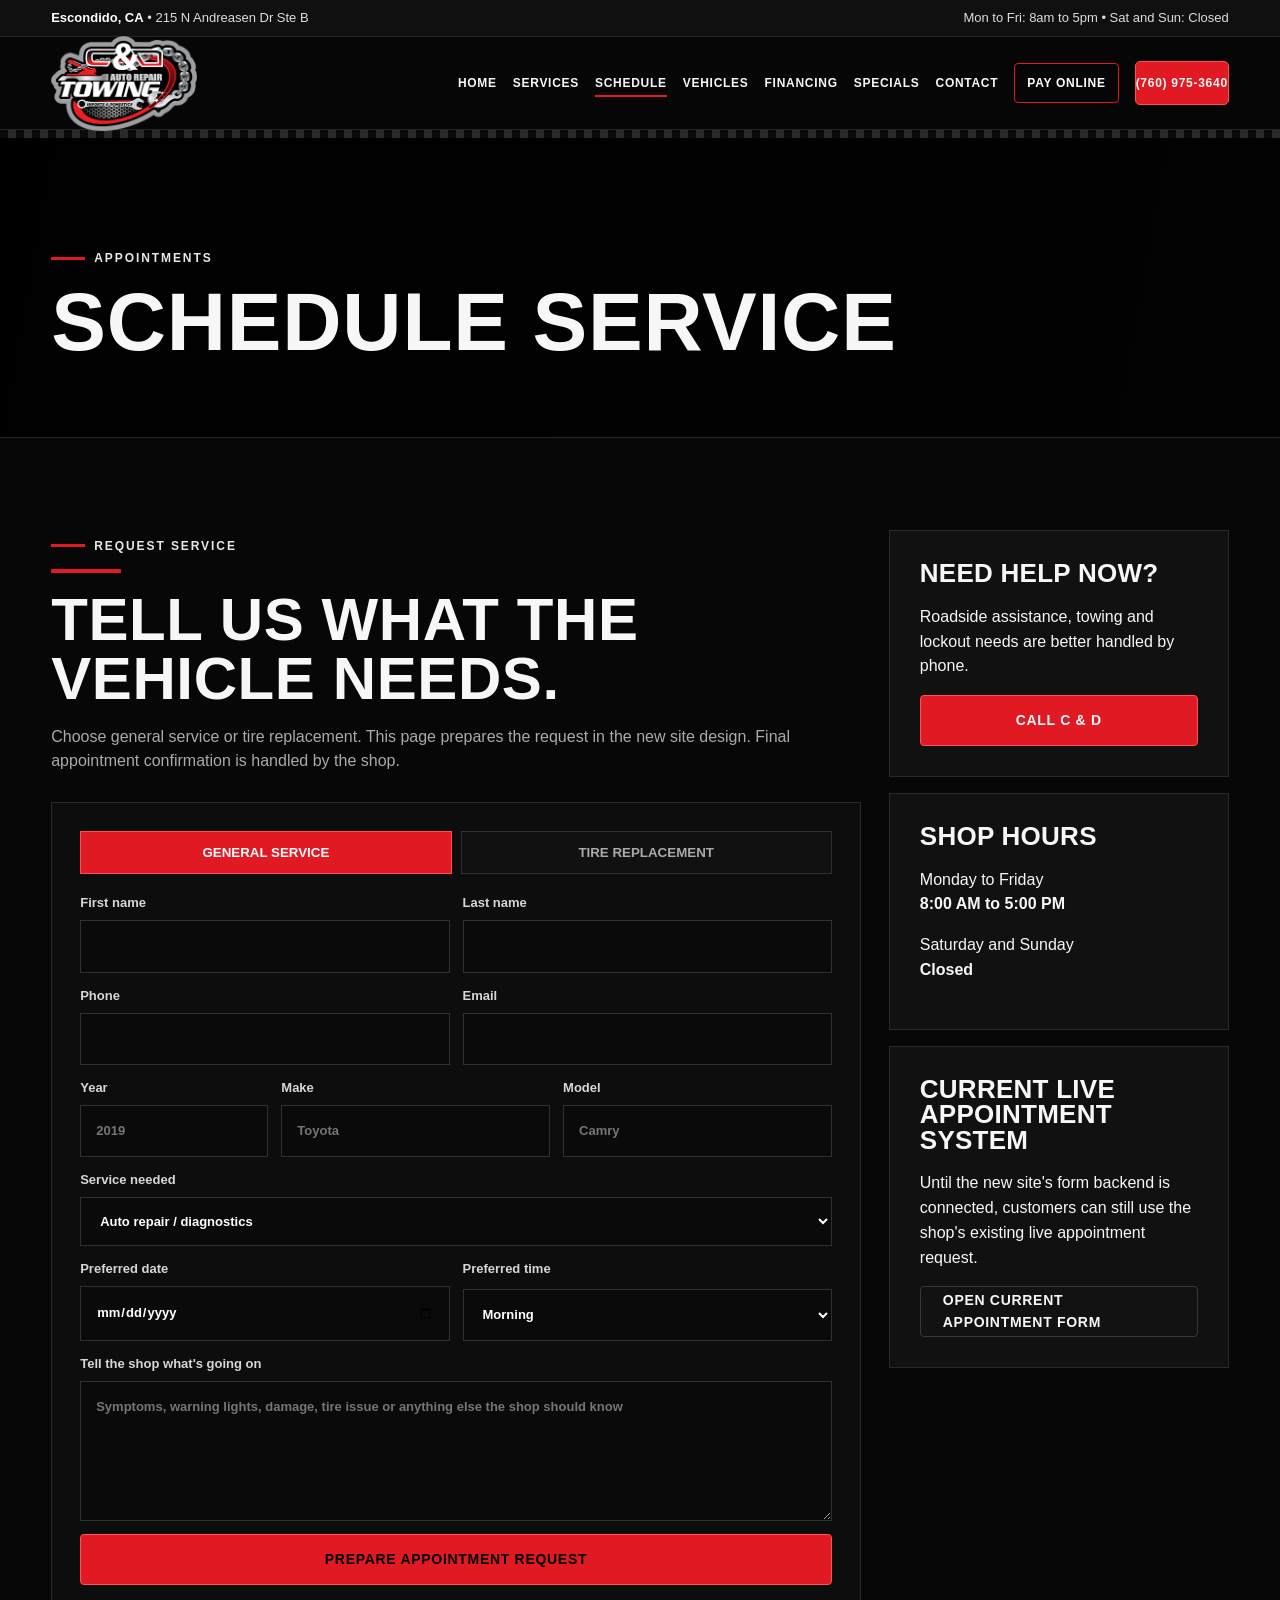
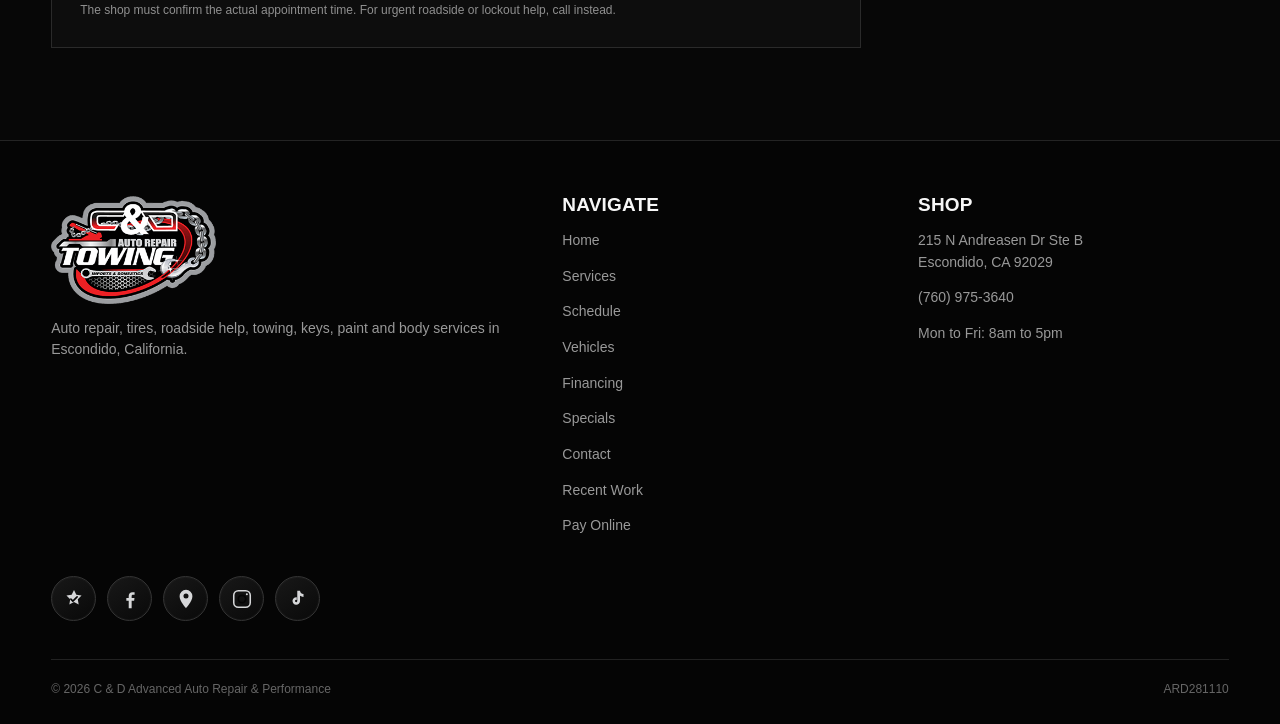
<file: appointments.html>
<!DOCTYPE html>
<html lang="en"><head><meta charset="utf-8"/><meta content="width=device-width, initial-scale=1, viewport-fit=cover" name="viewport"/><title>Schedule Auto Repair &amp; Tire Service in Escondido | C &amp; D</title><meta content="Request an appointment with C &amp; D in Escondido for auto repair, diagnostics, maintenance, tire replacement, brakes, AC, electrical, transmission or paint and body service." name="description"/><meta content="index, follow, max-image-preview:large, max-snippet:-1, max-video-preview:-1" name="robots"/><meta content="#070707" name="theme-color"/><link href="assets/styles.css" rel="stylesheet"/><meta content="website" property="og:type"/><meta content="Schedule Auto Repair &amp; Tire Service in Escondido | C &amp; D" property="og:title"/><meta content="Request an appointment with C &amp; D in Escondido for auto repair, diagnostics, maintenance, tire replacement, brakes, AC, electrical, transmission or paint and body service." property="og:description"/><meta content="https://canddadvancedautorepair.com/assets/logo.webp" property="og:image"/><meta content="telephone=yes" name="format-detection"/><meta content="US-CA" name="geo.region"/><meta content="Escondido" name="geo.placename"/><meta content="33.1192747;-117.1096226" name="geo.position"/><meta content="33.1192747, -117.1096226" name="ICBM"/><link href="https://canddadvancedautorepair.com/appointments.html" rel="canonical"/><link href="https://canddadvancedautorepair.com/appointments.html" hreflang="en-us" rel="alternate"/><meta content="C &amp; D Advanced Auto Repair &amp; Performance" property="og:site_name"/><meta content="en_US" property="og:locale"/><meta content="https://canddadvancedautorepair.com/appointments.html" property="og:url"/><meta content="C &amp; D Advanced Auto Repair &amp; Towing logo" property="og:image:alt"/><meta content="summary_large_image" name="twitter:card"/><meta content="Schedule Auto Repair &amp; Tire Service in Escondido | C &amp; D" name="twitter:title"/><meta content="Request an appointment with C &amp; D in Escondido for auto repair, diagnostics, maintenance, tire replacement, brakes, AC, electrical, transmission or paint and body service." name="twitter:description"/><meta content="https://canddadvancedautorepair.com/assets/logo.webp" name="twitter:image"/><script type="application/ld+json">{"@context":"https://schema.org","@graph":[{"@type":["AutoRepair","AutomotiveBusiness"],"@id":"https://canddadvancedautorepair.com/#business","name":"C & D Advanced Auto Repair & Performance","alternateName":"C & D Auto Repair & Towing","url":"https://canddadvancedautorepair.com/","telephone":"+1-760-975-3640","image":"https://canddadvancedautorepair.com/assets/logo.webp","logo":"https://canddadvancedautorepair.com/assets/logo.webp","priceRange":"$$","address":{"@type":"PostalAddress","streetAddress":"215 N Andreasen Dr Ste B","addressLocality":"Escondido","addressRegion":"CA","postalCode":"92029","addressCountry":"US"},"geo":{"@type":"GeoCoordinates","latitude":33.1192747,"longitude":-117.1096226},"areaServed":{"@type":"City","name":"Escondido","containedInPlace":{"@type":"State","name":"California"}},"openingHoursSpecification":[{"@type":"OpeningHoursSpecification","dayOfWeek":["Monday","Tuesday","Wednesday","Thursday","Friday"],"opens":"08:00","closes":"17:00"}],"sameAs":["https://www.surecritic.com/reviews/c-and-d-advanced-auto-repair-and-performance","https://www.facebook.com/cndautorepair","https://www.instagram.com/CNDTOWLIFE","https://www.tiktok.com/@cndtowlife"],"paymentAccepted":["Visa","Mastercard","Discover","American Express"],"currenciesAccepted":"USD","hasOfferCatalog":{"@type":"OfferCatalog","name":"Automotive Services","itemListElement":[{"@type":"Offer","itemOffered":{"@type":"Service","name":"Auto Repair","serviceType":"Auto repair and diagnostics"}},{"@type":"Offer","itemOffered":{"@type":"Service","name":"Tire Service","serviceType":"Tire replacement, repair, rotation, balancing and TPMS service"}},{"@type":"Offer","itemOffered":{"@type":"Service","name":"Towing and Roadside Assistance","serviceType":"Local towing and roadside assistance"}},{"@type":"Offer","itemOffered":{"@type":"Service","name":"Vehicle Lockout and Key Help","serviceType":"Automotive lockout and key related service"}},{"@type":"Offer","itemOffered":{"@type":"Service","name":"Paint and Body Work","serviceType":"Automotive paint and body service"}}]}},{"@type":"WebSite","@id":"https://canddadvancedautorepair.com/#website","url":"https://canddadvancedautorepair.com/","name":"C & D Advanced Auto Repair & Performance","publisher":{"@id":"https://canddadvancedautorepair.com/#business"},"inLanguage":"en-US"},{"@type":"WebPage","@id":"https://canddadvancedautorepair.com/appointments.html#webpage","url":"https://canddadvancedautorepair.com/appointments.html","name":"Schedule Auto Repair or Tire Service","description":"Request an appointment with C & D in Escondido for auto repair, diagnostics, maintenance, tire replacement, brakes, AC, electrical, transmission or paint and body service.","isPartOf":{"@id":"https://canddadvancedautorepair.com/#website"},"about":{"@id":"https://canddadvancedautorepair.com/#business"},"inLanguage":"en-US"},{"@type":"BreadcrumbList","@id":"https://canddadvancedautorepair.com/appointments.html#breadcrumb","itemListElement":[{"@type":"ListItem","position":1,"name":"Home","item":"https://canddadvancedautorepair.com/"},{"@type":"ListItem","position":2,"name":"Schedule Auto Repair or Tire Service","item":"https://canddadvancedautorepair.com/appointments.html"}]}]}</script></head><body><div class="topbar"><div class="wrap"><div><strong>Escondido, CA</strong> • 215 N Andreasen Dr Ste B</div><div>Mon to Fri: 8am to 5pm • Sat and Sun: Closed</div></div></div><header class="header"><div class="wrap nav"><a aria-label="C &amp; D Advanced Auto Repair home" class="brand" href="index.html"><img alt="C &amp; D Advanced Auto Repair &amp; Towing logo" decoding="async" height="195" src="assets/logo.webp" width="300"/></a><button aria-controls="site-navigation" aria-expanded="false" aria-label="Open menu" class="menu" type="button">☰</button><nav aria-label="Primary navigation" class="links" id="site-navigation"><a href="index.html">Home</a><a href="services.html">Services</a><a aria-current="page" class="active" href="appointments.html">Schedule</a><a href="makes.html">Vehicles</a><a href="financing.html">Financing</a><a href="specials.html">Specials</a><a href="contact.html">Contact</a><a class="pay-nav" href="pay.html">Pay Online</a><a class="call" href="tel:+17609753640">(760) 975-3640</a></nav></div></header><div class="checker"></div><section class="page-hero"><div class="wrap"><div class="eyebrow">Appointments</div><h1>Schedule Service</h1></div></section><main><section class="section"><div class="wrap appointment-layout"><div><div class="eyebrow">Request service</div><div class="redline"></div><h2 class="big-section-title">Tell us what the vehicle needs.</h2><p class="form-intro">Choose general service or tire replacement. This page prepares the request in the new site design. Final appointment confirmation is handled by the shop.</p><form class="appointment-form" id="appointment-form"><div class="appointment-toggle"><button class="appt-type active" data-service="general" type="button">General Service</button><button class="appt-type" data-service="tire" type="button">Tire Replacement</button></div><input id="appt-service" type="hidden" value="general"/><div class="form-two"><label>First name<input autocomplete="given-name" name="first" required=""/></label><label>Last name<input autocomplete="family-name" name="last" required=""/></label></div><div class="form-two"><label>Phone<input autocomplete="tel" name="phone" required="" type="tel"/></label><label>Email<input autocomplete="email" name="email" type="email"/></label></div><div class="form-three"><label>Year<input inputmode="numeric" name="year" placeholder="2019" required=""/></label><label>Make<input name="make" placeholder="Toyota" required=""/></label><label>Model<input name="model" placeholder="Camry" required=""/></label></div><label>Service needed<select id="service-select" name="service"><option>Auto repair / diagnostics</option><option>Oil change / maintenance</option><option>Brakes</option><option>Air conditioning</option><option>Electrical</option><option>Transmission</option><option>Tire replacement</option><option>Tire repair / TPMS</option><option>Paint &amp; body</option><option>Keys / lockout</option><option>Other</option></select></label><div class="tire-fields" id="tire-fields"><div class="form-two"><label>Tire size<input name="tire_size" placeholder="225/45R18"/></label><label>Quantity<select name="quantity"><option>1 tire</option><option>2 tires</option><option>3 tires</option><option>4 tires</option></select></label></div><label>Preferred tire brand or notes<input name="tire_brand" placeholder="Any preference or budget"/></label></div><div class="form-two"><label>Preferred date<input name="date" type="date"/></label><label>Preferred time<select name="time"><option>Morning</option><option>Midday</option><option>Afternoon</option></select></label></div><label>Tell the shop what's going on<textarea name="notes" placeholder="Symptoms, warning lights, damage, tire issue or anything else the shop should know"></textarea></label><button class="btn red" type="submit">Prepare Appointment Request</button><p class="form-small">The shop must confirm the actual appointment time. For urgent roadside or lockout help, call instead.</p></form><div class="appointment-summary" hidden="" id="appointment-summary"></div></div><aside class="appointment-aside"><div class="contact-box"><h3>Need help now?</h3><p>Roadside assistance, towing and lockout needs are better handled by phone.</p><a class="btn red full" href="tel:+17609753640">Call C &amp; D</a></div><div class="contact-box"><h3>Shop Hours</h3><p>Monday to Friday<br/><strong>8:00 AM to 5:00 PM</strong></p><p>Saturday and Sunday<br/><strong>Closed</strong></p></div><div class="contact-box"><h3>Current live appointment system</h3><p>Until the new site's form backend is connected, customers can still use the shop's existing live appointment request.</p><a class="btn dark full" href="https://canddadvancedautorepair.com/appointments/" rel="noopener noreferrer" target="_blank">Open Current Appointment Form</a></div></aside></div></section></main><footer class="footer"><div class="wrap"><div class="footer-grid"><div><img alt="C &amp; D Advanced Auto Repair &amp; Towing logo" decoding="async" height="195" loading="lazy" src="assets/logo.webp" width="300"/><p>Auto repair, tires, roadside help, towing, keys, paint and body services in Escondido, California.</p></div><div><h3>Navigate</h3><p><a href="index.html">Home</a></p><p><a href="services.html">Services</a></p><p><a href="appointments.html">Schedule</a></p><p><a href="makes.html">Vehicles</a></p><p><a href="financing.html">Financing</a></p><p><a href="specials.html">Specials</a></p><p><a href="contact.html">Contact</a></p><p><a href="vehicles.html">Recent Work</a></p><p><a href="pay.html">Pay Online</a></p></div><div><h3>Shop</h3><p>215 N Andreasen Dr Ste B<br/>Escondido, CA 92029</p><p><a href="tel:+17609753640">(760) 975-3640</a></p><p>Mon to Fri: 8am to 5pm</p></div></div><div aria-label="C and D online profiles" class="footer-social"><a aria-label="SureCritic reviews" class="social-icon surecritic" href="https://www.surecritic.com/reviews/c-and-d-advanced-auto-repair-and-performance" rel="noopener noreferrer" target="_blank" title="SureCritic reviews"><svg aria-hidden="true" viewbox="0 0 24 24"><path d="M12 2.3l2.55 5.17 5.7.83-4.12 4.02.97 5.68L12 15.32 6.9 18l.97-5.68L3.75 8.3l5.7-.83L12 2.3Z"></path><path class="cut" d="m8.6 12.1 2.15 2.15 4.65-4.65"></path></svg></a><a aria-label="Facebook" class="social-icon facebook" href="https://www.facebook.com/cndautorepair" rel="noopener noreferrer" target="_blank" title="Facebook"><svg aria-hidden="true" viewbox="0 0 24 24"><path d="M13.8 22v-8h2.7l.4-3.1h-3.1V8.9c0-.9.25-1.5 1.55-1.5H17V4.63a22 22 0 0 0-2.4-.13c-2.37 0-4 1.45-4 4.1v2.3H8V14h2.6v8h3.2Z"></path></svg></a><a aria-label="Google Maps" class="social-icon google" href="https://www.google.com/maps/place/C+%26+D+Advance+Auto+Repair+%26+Performance/@33.1192747,-117.1096226,15z/data=!4m6!3m5!1s0x80dbf495e4c6d253:0x30563e41448f5065!8m2!3d33.1192747!4d-117.1096226!16s%2Fg%2F11c46mjxrl?entry=ttu" rel="noopener noreferrer" target="_blank" title="Google Maps"><svg aria-hidden="true" viewbox="0 0 24 24"><path d="M12 2a7 7 0 0 0-7 7c0 5.3 7 13 7 13s7-7.7 7-13a7 7 0 0 0-7-7Zm0 9.5A2.5 2.5 0 1 1 12 6a2.5 2.5 0 0 1 0 5.5Z"></path></svg></a><a aria-label="Instagram" class="social-icon instagram" href="https://www.instagram.com/CNDTOWLIFE" rel="noopener noreferrer" target="_blank" title="Instagram"><svg aria-hidden="true" viewbox="0 0 24 24"><rect height="18" rx="5" ry="5" width="18" x="3" y="3"></rect><circle class="cut" cx="12" cy="12" r="4"></circle><circle cx="17.3" cy="6.8" r="1.1"></circle></svg></a><a aria-label="TikTok" class="social-icon tiktok" href="https://www.tiktok.com/@cndtowlife" rel="noopener noreferrer" target="_blank" title="TikTok"><svg aria-hidden="true" viewbox="0 0 24 24"><path d="M14.2 3v11.1a4.1 4.1 0 1 1-3.55-4.06v3.1a1.25 1.25 0 1 0 .55 1.04V3h3c.25 2 1.36 3.28 3.8 3.65v3.05a8.2 8.2 0 0 1-3.8-1.34V3Z"></path></svg></a></div><div class="footer-bottom"><span>© <span data-year=""></span> C &amp; D Advanced Auto Repair &amp; Performance</span><span>ARD281110</span></div></div></footer><a class="mobile-call" href="tel:+17609753640">Call C &amp; D • (760) 975-3640</a><script src="assets/script.js"></script></body></html>
</file>
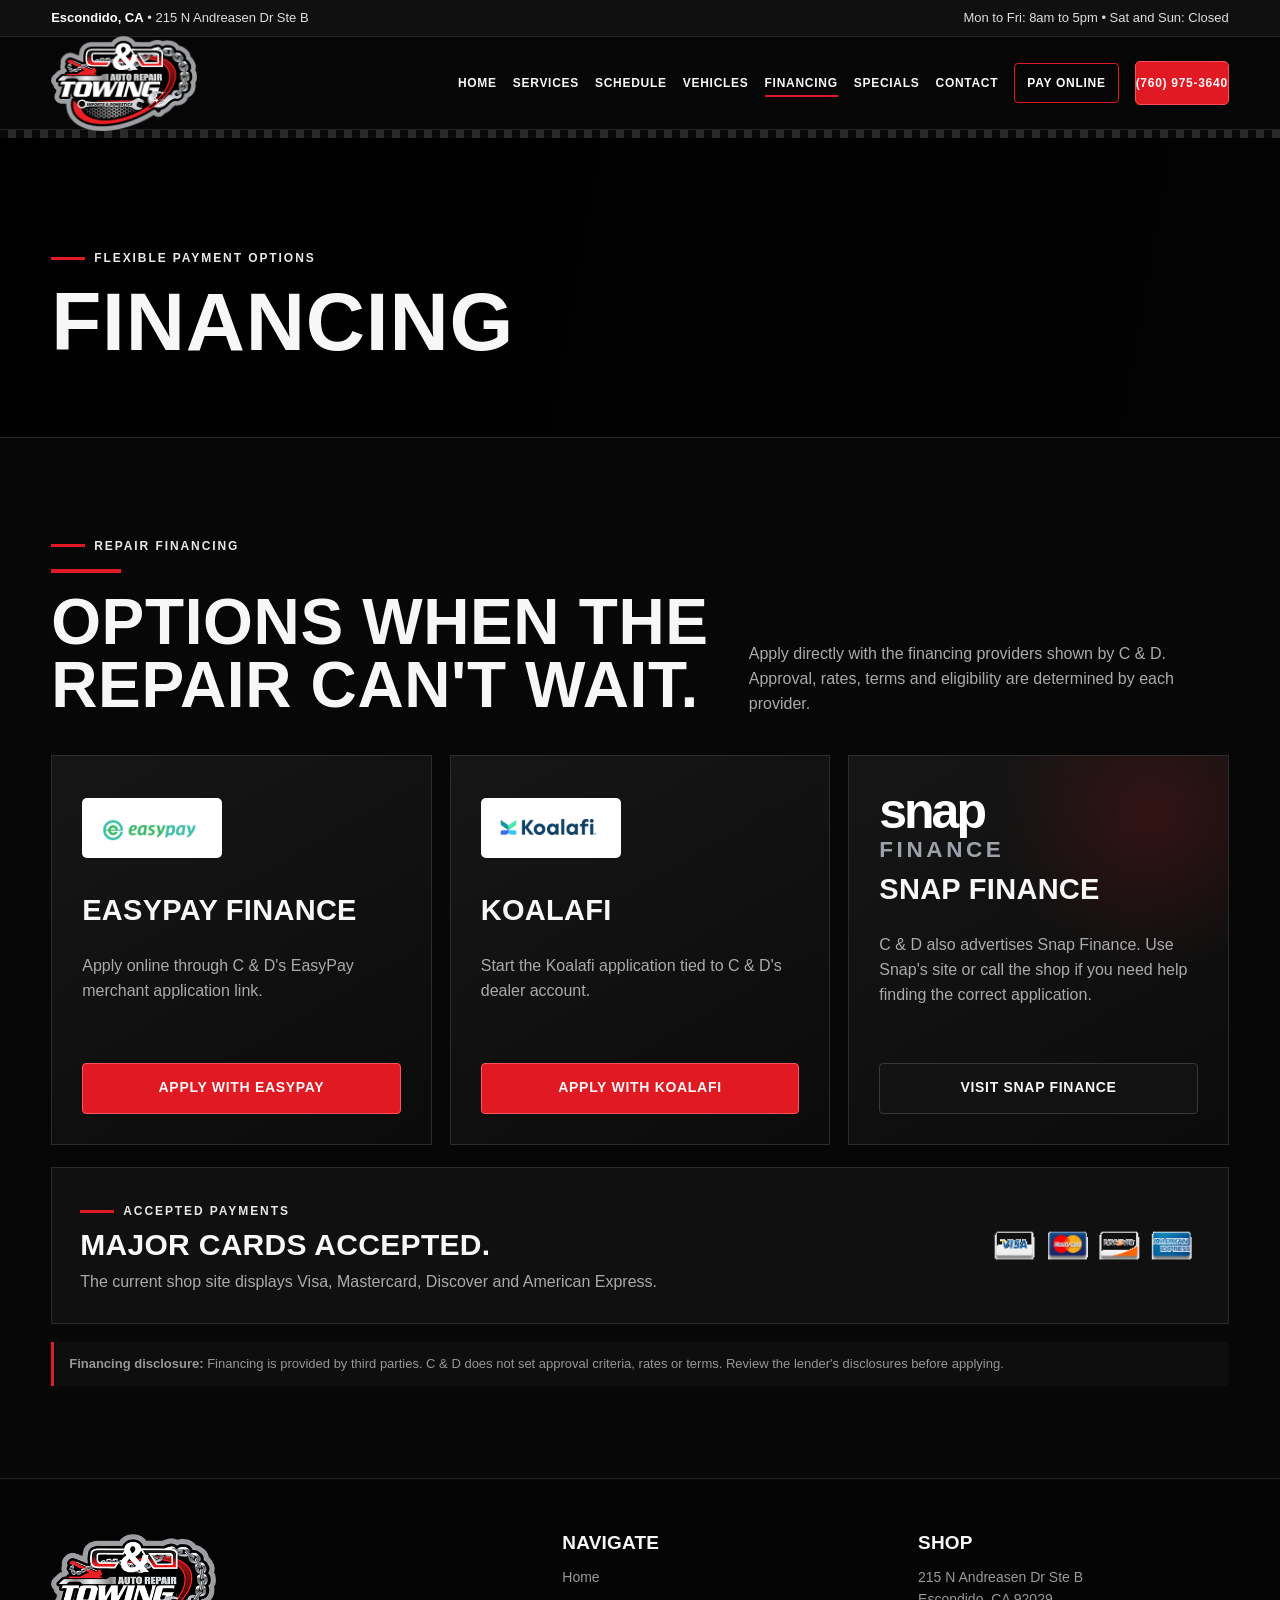
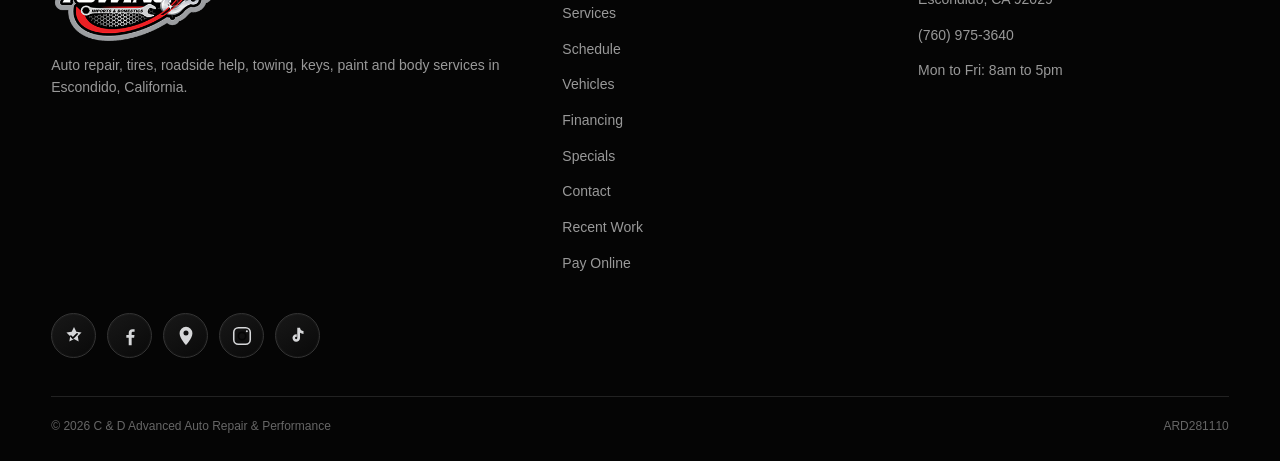
<file: financing.html>
<!DOCTYPE html>
<html lang="en"><head><meta charset="utf-8"/><meta content="width=device-width, initial-scale=1, viewport-fit=cover" name="viewport"/><title>Auto Repair Financing in Escondido, CA | C &amp; D</title><meta content="Explore auto repair financing options at C &amp; D in Escondido, including EasyPay, Koalafi and Snap Finance. Apply through the available financing providers." name="description"/><meta content="index, follow, max-image-preview:large, max-snippet:-1, max-video-preview:-1" name="robots"/><meta content="#070707" name="theme-color"/><link href="assets/styles.css" rel="stylesheet"/><meta content="website" property="og:type"/><meta content="Auto Repair Financing in Escondido, CA | C &amp; D" property="og:title"/><meta content="Explore auto repair financing options at C &amp; D in Escondido, including EasyPay, Koalafi and Snap Finance. Apply through the available financing providers." property="og:description"/><meta content="https://canddadvancedautorepair.com/assets/logo.webp" property="og:image"/><meta content="telephone=yes" name="format-detection"/><meta content="US-CA" name="geo.region"/><meta content="Escondido" name="geo.placename"/><meta content="33.1192747;-117.1096226" name="geo.position"/><meta content="33.1192747, -117.1096226" name="ICBM"/><link href="https://canddadvancedautorepair.com/financing.html" rel="canonical"/><link href="https://canddadvancedautorepair.com/financing.html" hreflang="en-us" rel="alternate"/><meta content="C &amp; D Advanced Auto Repair &amp; Performance" property="og:site_name"/><meta content="en_US" property="og:locale"/><meta content="https://canddadvancedautorepair.com/financing.html" property="og:url"/><meta content="C &amp; D Advanced Auto Repair &amp; Towing logo" property="og:image:alt"/><meta content="summary_large_image" name="twitter:card"/><meta content="Auto Repair Financing in Escondido, CA | C &amp; D" name="twitter:title"/><meta content="Explore auto repair financing options at C &amp; D in Escondido, including EasyPay, Koalafi and Snap Finance. Apply through the available financing providers." name="twitter:description"/><meta content="https://canddadvancedautorepair.com/assets/logo.webp" name="twitter:image"/><script type="application/ld+json">{"@context":"https://schema.org","@graph":[{"@type":["AutoRepair","AutomotiveBusiness"],"@id":"https://canddadvancedautorepair.com/#business","name":"C & D Advanced Auto Repair & Performance","alternateName":"C & D Auto Repair & Towing","url":"https://canddadvancedautorepair.com/","telephone":"+1-760-975-3640","image":"https://canddadvancedautorepair.com/assets/logo.webp","logo":"https://canddadvancedautorepair.com/assets/logo.webp","priceRange":"$$","address":{"@type":"PostalAddress","streetAddress":"215 N Andreasen Dr Ste B","addressLocality":"Escondido","addressRegion":"CA","postalCode":"92029","addressCountry":"US"},"geo":{"@type":"GeoCoordinates","latitude":33.1192747,"longitude":-117.1096226},"areaServed":{"@type":"City","name":"Escondido","containedInPlace":{"@type":"State","name":"California"}},"openingHoursSpecification":[{"@type":"OpeningHoursSpecification","dayOfWeek":["Monday","Tuesday","Wednesday","Thursday","Friday"],"opens":"08:00","closes":"17:00"}],"sameAs":["https://www.surecritic.com/reviews/c-and-d-advanced-auto-repair-and-performance","https://www.facebook.com/cndautorepair","https://www.instagram.com/CNDTOWLIFE","https://www.tiktok.com/@cndtowlife"],"paymentAccepted":["Visa","Mastercard","Discover","American Express"],"currenciesAccepted":"USD","hasOfferCatalog":{"@type":"OfferCatalog","name":"Automotive Services","itemListElement":[{"@type":"Offer","itemOffered":{"@type":"Service","name":"Auto Repair","serviceType":"Auto repair and diagnostics"}},{"@type":"Offer","itemOffered":{"@type":"Service","name":"Tire Service","serviceType":"Tire replacement, repair, rotation, balancing and TPMS service"}},{"@type":"Offer","itemOffered":{"@type":"Service","name":"Towing and Roadside Assistance","serviceType":"Local towing and roadside assistance"}},{"@type":"Offer","itemOffered":{"@type":"Service","name":"Vehicle Lockout and Key Help","serviceType":"Automotive lockout and key related service"}},{"@type":"Offer","itemOffered":{"@type":"Service","name":"Paint and Body Work","serviceType":"Automotive paint and body service"}}]}},{"@type":"WebSite","@id":"https://canddadvancedautorepair.com/#website","url":"https://canddadvancedautorepair.com/","name":"C & D Advanced Auto Repair & Performance","publisher":{"@id":"https://canddadvancedautorepair.com/#business"},"inLanguage":"en-US"},{"@type":"WebPage","@id":"https://canddadvancedautorepair.com/financing.html#webpage","url":"https://canddadvancedautorepair.com/financing.html","name":"Auto Repair Financing in Escondido","description":"Explore auto repair financing options at C & D in Escondido, including EasyPay, Koalafi and Snap Finance. Apply through the available financing providers.","isPartOf":{"@id":"https://canddadvancedautorepair.com/#website"},"about":{"@id":"https://canddadvancedautorepair.com/#business"},"inLanguage":"en-US"},{"@type":"BreadcrumbList","@id":"https://canddadvancedautorepair.com/financing.html#breadcrumb","itemListElement":[{"@type":"ListItem","position":1,"name":"Home","item":"https://canddadvancedautorepair.com/"},{"@type":"ListItem","position":2,"name":"Auto Repair Financing in Escondido","item":"https://canddadvancedautorepair.com/financing.html"}]}]}</script></head><body><div class="topbar"><div class="wrap"><div><strong>Escondido, CA</strong> • 215 N Andreasen Dr Ste B</div><div>Mon to Fri: 8am to 5pm • Sat and Sun: Closed</div></div></div><header class="header"><div class="wrap nav"><a aria-label="C &amp; D Advanced Auto Repair home" class="brand" href="index.html"><img alt="C &amp; D Advanced Auto Repair &amp; Towing logo" decoding="async" height="195" src="assets/logo.webp" width="300"/></a><button aria-controls="site-navigation" aria-expanded="false" aria-label="Open menu" class="menu" type="button">☰</button><nav aria-label="Primary navigation" class="links" id="site-navigation"><a href="index.html">Home</a><a href="services.html">Services</a><a href="appointments.html">Schedule</a><a href="makes.html">Vehicles</a><a aria-current="page" class="active" href="financing.html">Financing</a><a href="specials.html">Specials</a><a href="contact.html">Contact</a><a class="pay-nav" href="pay.html">Pay Online</a><a class="call" href="tel:+17609753640">(760) 975-3640</a></nav></div></header><div class="checker"></div><section class="page-hero"><div class="wrap"><div class="eyebrow">Flexible payment options</div><h1>Financing</h1></div></section><main><section class="section"><div class="wrap"><div class="section-head"><div><div class="eyebrow">Repair financing</div><div class="redline"></div><h2>Options when the repair can't wait.</h2></div><p>Apply directly with the financing providers shown by C &amp; D. Approval, rates, terms and eligibility are determined by each provider.</p></div><div class="finance-grid"><article class="finance-card"><div class="finance-logo"><img alt="EasyPay Finance" decoding="async" loading="lazy" src="assets/easypay.png"/></div><h2>EasyPay Finance</h2><p>Apply online through C &amp; D's EasyPay merchant application link.</p><a class="btn red" href="https://customerappx.easypayfinance.com/findastore/?b=9flAnUtzUx2B%2BES3O3v7%2BA%3D%3D" rel="noopener noreferrer" target="_blank">Apply with EasyPay</a></article><article class="finance-card"><div class="finance-logo"><img alt="Koalafi" decoding="async" loading="lazy" src="assets/koalafi.png"/></div><h2>Koalafi</h2><p>Start the Koalafi application tied to C &amp; D's dealer account.</p><a class="btn red" href="https://epply.koalafi.com/?dealerId=aa865676-e6db-4d4a-8ea0-ff8da1d8e43f&amp;cm=Copy&amp;dealerPublicId=aa865676-e6db-4d4a-8ea0-ff8da1d8e43f" rel="noopener noreferrer" target="_blank">Apply with Koalafi</a></article><article class="finance-card snap-card"><div class="snap-word big">snap<span>finance</span></div><h2>Snap Finance</h2><p>C &amp; D also advertises Snap Finance. Use Snap's site or call the shop if you need help finding the correct application.</p><a class="btn dark" href="https://snapfinance.com/" rel="noopener noreferrer" target="_blank">Visit Snap Finance</a></article></div><div class="payment-panel"><div><div class="eyebrow">Accepted payments</div><h2>Major cards accepted.</h2><p>The current shop site displays Visa, Mastercard, Discover and American Express.</p></div><img alt="Visa, Mastercard, Discover and American Express accepted" decoding="async" loading="lazy" src="assets/cards.png"/></div><div class="finance-note"><strong>Financing disclosure:</strong> Financing is provided by third parties. C &amp; D does not set approval criteria, rates or terms. Review the lender's disclosures before applying.</div></div></section></main><footer class="footer"><div class="wrap"><div class="footer-grid"><div><img alt="C &amp; D Advanced Auto Repair &amp; Towing logo" decoding="async" height="195" loading="lazy" src="assets/logo.webp" width="300"/><p>Auto repair, tires, roadside help, towing, keys, paint and body services in Escondido, California.</p></div><div><h3>Navigate</h3><p><a href="index.html">Home</a></p><p><a href="services.html">Services</a></p><p><a href="appointments.html">Schedule</a></p><p><a href="makes.html">Vehicles</a></p><p><a href="financing.html">Financing</a></p><p><a href="specials.html">Specials</a></p><p><a href="contact.html">Contact</a></p><p><a href="vehicles.html">Recent Work</a></p><p><a href="pay.html">Pay Online</a></p></div><div><h3>Shop</h3><p>215 N Andreasen Dr Ste B<br/>Escondido, CA 92029</p><p><a href="tel:+17609753640">(760) 975-3640</a></p><p>Mon to Fri: 8am to 5pm</p></div></div><div aria-label="C and D online profiles" class="footer-social"><a aria-label="SureCritic reviews" class="social-icon surecritic" href="https://www.surecritic.com/reviews/c-and-d-advanced-auto-repair-and-performance" rel="noopener noreferrer" target="_blank" title="SureCritic reviews"><svg aria-hidden="true" viewbox="0 0 24 24"><path d="M12 2.3l2.55 5.17 5.7.83-4.12 4.02.97 5.68L12 15.32 6.9 18l.97-5.68L3.75 8.3l5.7-.83L12 2.3Z"></path><path class="cut" d="m8.6 12.1 2.15 2.15 4.65-4.65"></path></svg></a><a aria-label="Facebook" class="social-icon facebook" href="https://www.facebook.com/cndautorepair" rel="noopener noreferrer" target="_blank" title="Facebook"><svg aria-hidden="true" viewbox="0 0 24 24"><path d="M13.8 22v-8h2.7l.4-3.1h-3.1V8.9c0-.9.25-1.5 1.55-1.5H17V4.63a22 22 0 0 0-2.4-.13c-2.37 0-4 1.45-4 4.1v2.3H8V14h2.6v8h3.2Z"></path></svg></a><a aria-label="Google Maps" class="social-icon google" href="https://www.google.com/maps/place/C+%26+D+Advance+Auto+Repair+%26+Performance/@33.1192747,-117.1096226,15z/data=!4m6!3m5!1s0x80dbf495e4c6d253:0x30563e41448f5065!8m2!3d33.1192747!4d-117.1096226!16s%2Fg%2F11c46mjxrl?entry=ttu" rel="noopener noreferrer" target="_blank" title="Google Maps"><svg aria-hidden="true" viewbox="0 0 24 24"><path d="M12 2a7 7 0 0 0-7 7c0 5.3 7 13 7 13s7-7.7 7-13a7 7 0 0 0-7-7Zm0 9.5A2.5 2.5 0 1 1 12 6a2.5 2.5 0 0 1 0 5.5Z"></path></svg></a><a aria-label="Instagram" class="social-icon instagram" href="https://www.instagram.com/CNDTOWLIFE" rel="noopener noreferrer" target="_blank" title="Instagram"><svg aria-hidden="true" viewbox="0 0 24 24"><rect height="18" rx="5" ry="5" width="18" x="3" y="3"></rect><circle class="cut" cx="12" cy="12" r="4"></circle><circle cx="17.3" cy="6.8" r="1.1"></circle></svg></a><a aria-label="TikTok" class="social-icon tiktok" href="https://www.tiktok.com/@cndtowlife" rel="noopener noreferrer" target="_blank" title="TikTok"><svg aria-hidden="true" viewbox="0 0 24 24"><path d="M14.2 3v11.1a4.1 4.1 0 1 1-3.55-4.06v3.1a1.25 1.25 0 1 0 .55 1.04V3h3c.25 2 1.36 3.28 3.8 3.65v3.05a8.2 8.2 0 0 1-3.8-1.34V3Z"></path></svg></a></div><div class="footer-bottom"><span>© <span data-year=""></span> C &amp; D Advanced Auto Repair &amp; Performance</span><span>ARD281110</span></div></div></footer><a class="mobile-call" href="tel:+17609753640">Call C &amp; D • (760) 975-3640</a><script src="assets/script.js"></script></body></html>
</file>
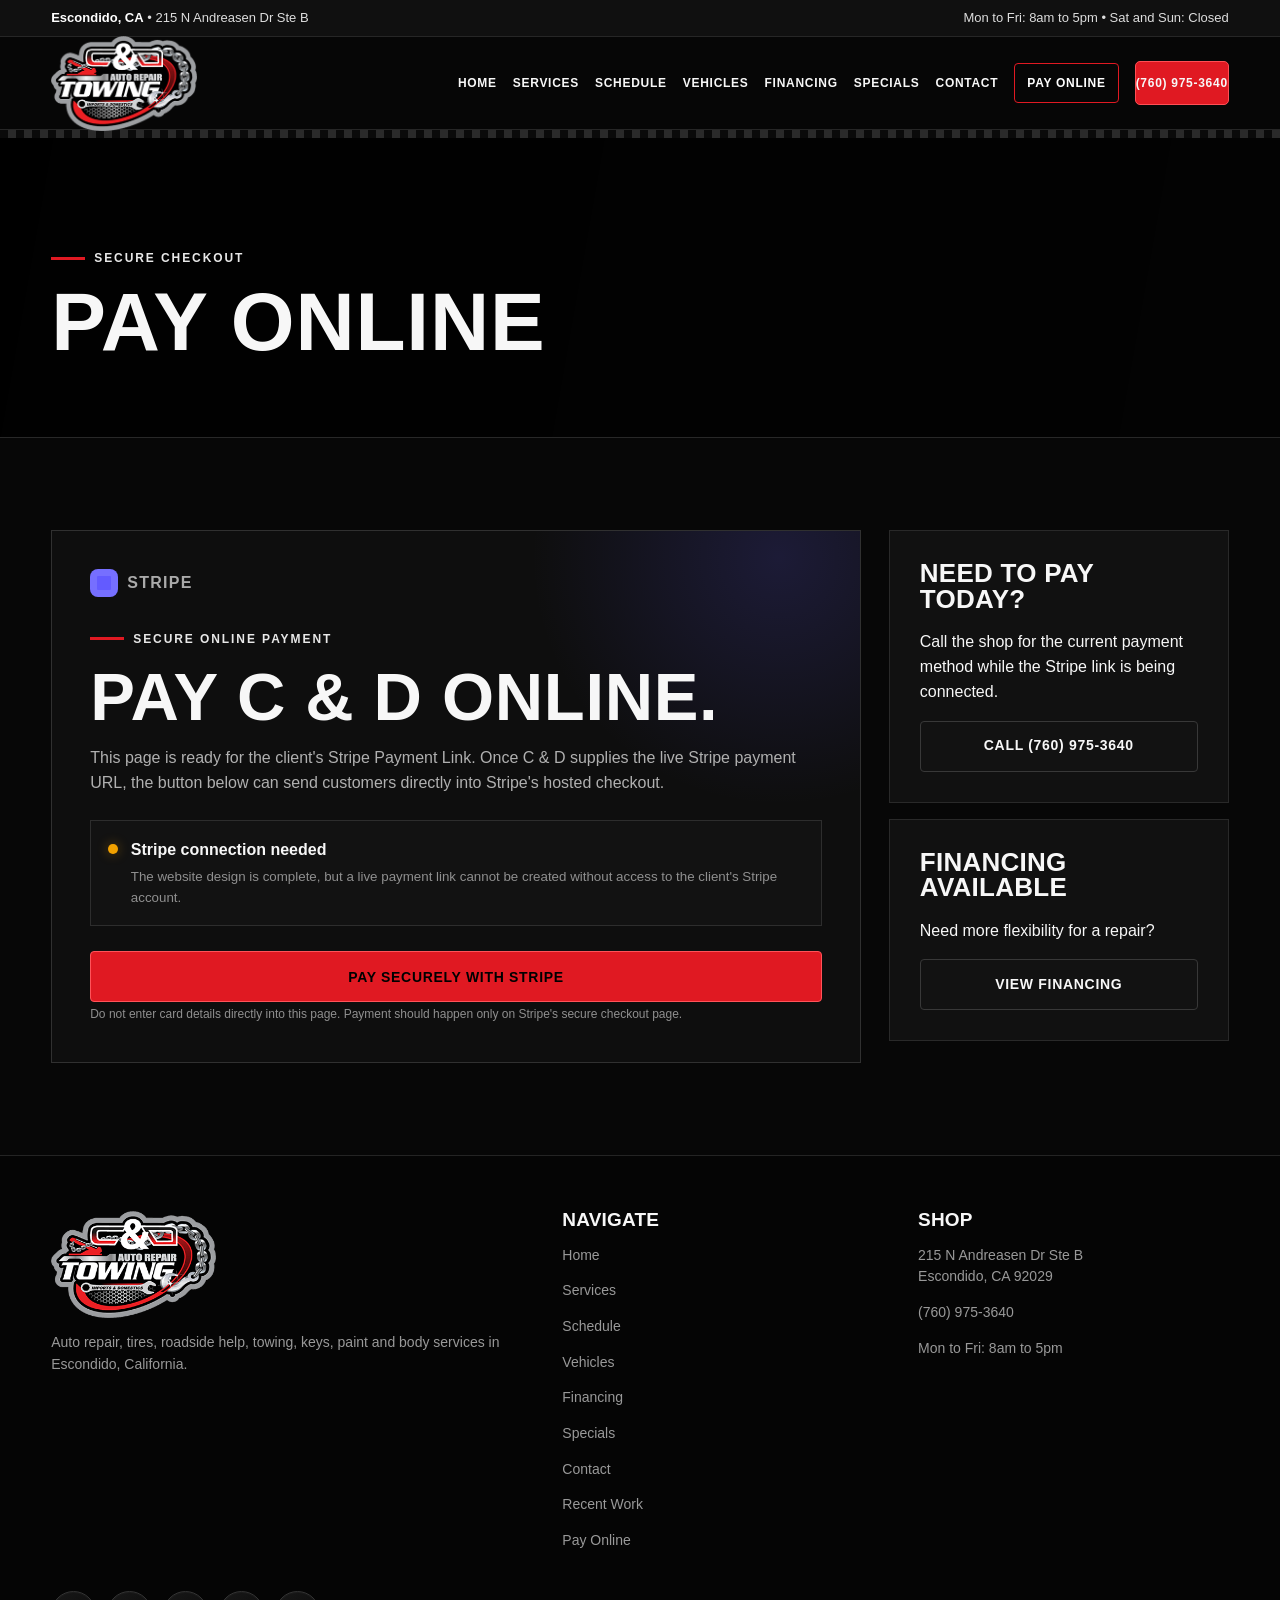
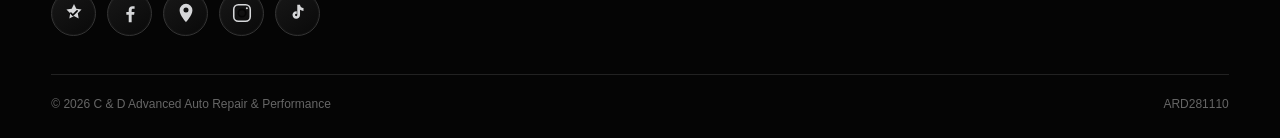
<file: pay.html>
<!DOCTYPE html>
<html lang="en"><head><meta charset="utf-8"/><meta content="width=device-width, initial-scale=1, viewport-fit=cover" name="viewport"/><title>Pay Auto Repair Bill Online | C &amp; D Escondido</title><meta content="C &amp; D Advanced Auto Repair &amp; Performance online payment page for Escondido customers. Secure Stripe checkout can be connected with the shop payment link." name="description"/><meta content="index, follow, max-image-preview:large, max-snippet:-1, max-video-preview:-1" name="robots"/><meta content="#070707" name="theme-color"/><link href="assets/styles.css" rel="stylesheet"/><meta content="website" property="og:type"/><meta content="Pay Auto Repair Bill Online | C &amp; D Escondido" property="og:title"/><meta content="C &amp; D Advanced Auto Repair &amp; Performance online payment page for Escondido customers. Secure Stripe checkout can be connected with the shop payment link." property="og:description"/><meta content="https://canddadvancedautorepair.com/assets/logo.webp" property="og:image"/><meta content="telephone=yes" name="format-detection"/><meta content="US-CA" name="geo.region"/><meta content="Escondido" name="geo.placename"/><meta content="33.1192747;-117.1096226" name="geo.position"/><meta content="33.1192747, -117.1096226" name="ICBM"/><link href="https://canddadvancedautorepair.com/pay.html" rel="canonical"/><link href="https://canddadvancedautorepair.com/pay.html" hreflang="en-us" rel="alternate"/><meta content="C &amp; D Advanced Auto Repair &amp; Performance" property="og:site_name"/><meta content="en_US" property="og:locale"/><meta content="https://canddadvancedautorepair.com/pay.html" property="og:url"/><meta content="C &amp; D Advanced Auto Repair &amp; Towing logo" property="og:image:alt"/><meta content="summary_large_image" name="twitter:card"/><meta content="Pay Auto Repair Bill Online | C &amp; D Escondido" name="twitter:title"/><meta content="C &amp; D Advanced Auto Repair &amp; Performance online payment page for Escondido customers. Secure Stripe checkout can be connected with the shop payment link." name="twitter:description"/><meta content="https://canddadvancedautorepair.com/assets/logo.webp" name="twitter:image"/><script type="application/ld+json">{"@context":"https://schema.org","@graph":[{"@type":["AutoRepair","AutomotiveBusiness"],"@id":"https://canddadvancedautorepair.com/#business","name":"C & D Advanced Auto Repair & Performance","alternateName":"C & D Auto Repair & Towing","url":"https://canddadvancedautorepair.com/","telephone":"+1-760-975-3640","image":"https://canddadvancedautorepair.com/assets/logo.webp","logo":"https://canddadvancedautorepair.com/assets/logo.webp","priceRange":"$$","address":{"@type":"PostalAddress","streetAddress":"215 N Andreasen Dr Ste B","addressLocality":"Escondido","addressRegion":"CA","postalCode":"92029","addressCountry":"US"},"geo":{"@type":"GeoCoordinates","latitude":33.1192747,"longitude":-117.1096226},"areaServed":{"@type":"City","name":"Escondido","containedInPlace":{"@type":"State","name":"California"}},"openingHoursSpecification":[{"@type":"OpeningHoursSpecification","dayOfWeek":["Monday","Tuesday","Wednesday","Thursday","Friday"],"opens":"08:00","closes":"17:00"}],"sameAs":["https://www.surecritic.com/reviews/c-and-d-advanced-auto-repair-and-performance","https://www.facebook.com/cndautorepair","https://www.instagram.com/CNDTOWLIFE","https://www.tiktok.com/@cndtowlife"],"paymentAccepted":["Visa","Mastercard","Discover","American Express"],"currenciesAccepted":"USD","hasOfferCatalog":{"@type":"OfferCatalog","name":"Automotive Services","itemListElement":[{"@type":"Offer","itemOffered":{"@type":"Service","name":"Auto Repair","serviceType":"Auto repair and diagnostics"}},{"@type":"Offer","itemOffered":{"@type":"Service","name":"Tire Service","serviceType":"Tire replacement, repair, rotation, balancing and TPMS service"}},{"@type":"Offer","itemOffered":{"@type":"Service","name":"Towing and Roadside Assistance","serviceType":"Local towing and roadside assistance"}},{"@type":"Offer","itemOffered":{"@type":"Service","name":"Vehicle Lockout and Key Help","serviceType":"Automotive lockout and key related service"}},{"@type":"Offer","itemOffered":{"@type":"Service","name":"Paint and Body Work","serviceType":"Automotive paint and body service"}}]}},{"@type":"WebSite","@id":"https://canddadvancedautorepair.com/#website","url":"https://canddadvancedautorepair.com/","name":"C & D Advanced Auto Repair & Performance","publisher":{"@id":"https://canddadvancedautorepair.com/#business"},"inLanguage":"en-US"},{"@type":"WebPage","@id":"https://canddadvancedautorepair.com/pay.html#webpage","url":"https://canddadvancedautorepair.com/pay.html","name":"Pay C & D Auto Repair Online","description":"C & D Advanced Auto Repair & Performance online payment page for Escondido customers. Secure Stripe checkout can be connected with the shop payment link.","isPartOf":{"@id":"https://canddadvancedautorepair.com/#website"},"about":{"@id":"https://canddadvancedautorepair.com/#business"},"inLanguage":"en-US"},{"@type":"BreadcrumbList","@id":"https://canddadvancedautorepair.com/pay.html#breadcrumb","itemListElement":[{"@type":"ListItem","position":1,"name":"Home","item":"https://canddadvancedautorepair.com/"},{"@type":"ListItem","position":2,"name":"Pay C & D Auto Repair Online","item":"https://canddadvancedautorepair.com/pay.html"}]}]}</script></head><body><div class="topbar"><div class="wrap"><div><strong>Escondido, CA</strong> • 215 N Andreasen Dr Ste B</div><div>Mon to Fri: 8am to 5pm • Sat and Sun: Closed</div></div></div><header class="header"><div class="wrap nav"><a aria-label="C &amp; D Advanced Auto Repair home" class="brand" href="index.html"><img alt="C &amp; D Advanced Auto Repair &amp; Towing logo" decoding="async" height="195" src="assets/logo.webp" width="300"/></a><button aria-controls="site-navigation" aria-expanded="false" aria-label="Open menu" class="menu" type="button">☰</button><nav aria-label="Primary navigation" class="links" id="site-navigation"><a href="index.html">Home</a><a href="services.html">Services</a><a href="appointments.html">Schedule</a><a href="makes.html">Vehicles</a><a href="financing.html">Financing</a><a href="specials.html">Specials</a><a href="contact.html">Contact</a><a class="pay-nav" href="pay.html">Pay Online</a><a class="call" href="tel:+17609753640">(760) 975-3640</a></nav></div></header><div class="checker"></div><section class="page-hero"><div class="wrap"><div class="eyebrow">Secure checkout</div><h1>Pay Online</h1></div></section><main><section class="section"><div class="wrap pay-layout"><div class="pay-card"><div class="stripe-mark"><span></span>STRIPE</div><div class="eyebrow">Secure online payment</div><h2>Pay C &amp; D Online.</h2><p>This page is ready for the client's Stripe Payment Link. Once C &amp; D supplies the live Stripe payment URL, the button below can send customers directly into Stripe's hosted checkout.</p><div class="payment-status"><span></span><div><strong>Stripe connection needed</strong><small>The website design is complete, but a live payment link cannot be created without access to the client's Stripe account.</small></div></div><button class="btn red full" id="stripe-pay" type="button">Pay Securely with Stripe</button><p class="form-small">Do not enter card details directly into this page. Payment should happen only on Stripe's secure checkout page.</p></div><aside class="pay-aside"><div class="contact-box"><h3>Need to pay today?</h3><p>Call the shop for the current payment method while the Stripe link is being connected.</p><a class="btn dark full" href="tel:+17609753640">Call (760) 975-3640</a></div><div class="contact-box"><h3>Financing available</h3><p>Need more flexibility for a repair?</p><a class="btn dark full" href="financing.html">View Financing</a></div></aside></div></section></main><footer class="footer"><div class="wrap"><div class="footer-grid"><div><img alt="C &amp; D Advanced Auto Repair &amp; Towing logo" decoding="async" height="195" loading="lazy" src="assets/logo.webp" width="300"/><p>Auto repair, tires, roadside help, towing, keys, paint and body services in Escondido, California.</p></div><div><h3>Navigate</h3><p><a href="index.html">Home</a></p><p><a href="services.html">Services</a></p><p><a href="appointments.html">Schedule</a></p><p><a href="makes.html">Vehicles</a></p><p><a href="financing.html">Financing</a></p><p><a href="specials.html">Specials</a></p><p><a href="contact.html">Contact</a></p><p><a href="vehicles.html">Recent Work</a></p><p><a href="pay.html">Pay Online</a></p></div><div><h3>Shop</h3><p>215 N Andreasen Dr Ste B<br/>Escondido, CA 92029</p><p><a href="tel:+17609753640">(760) 975-3640</a></p><p>Mon to Fri: 8am to 5pm</p></div></div><div aria-label="C and D online profiles" class="footer-social"><a aria-label="SureCritic reviews" class="social-icon surecritic" href="https://www.surecritic.com/reviews/c-and-d-advanced-auto-repair-and-performance" rel="noopener noreferrer" target="_blank" title="SureCritic reviews"><svg aria-hidden="true" viewbox="0 0 24 24"><path d="M12 2.3l2.55 5.17 5.7.83-4.12 4.02.97 5.68L12 15.32 6.9 18l.97-5.68L3.75 8.3l5.7-.83L12 2.3Z"></path><path class="cut" d="m8.6 12.1 2.15 2.15 4.65-4.65"></path></svg></a><a aria-label="Facebook" class="social-icon facebook" href="https://www.facebook.com/cndautorepair" rel="noopener noreferrer" target="_blank" title="Facebook"><svg aria-hidden="true" viewbox="0 0 24 24"><path d="M13.8 22v-8h2.7l.4-3.1h-3.1V8.9c0-.9.25-1.5 1.55-1.5H17V4.63a22 22 0 0 0-2.4-.13c-2.37 0-4 1.45-4 4.1v2.3H8V14h2.6v8h3.2Z"></path></svg></a><a aria-label="Google Maps" class="social-icon google" href="https://www.google.com/maps/place/C+%26+D+Advance+Auto+Repair+%26+Performance/@33.1192747,-117.1096226,15z/data=!4m6!3m5!1s0x80dbf495e4c6d253:0x30563e41448f5065!8m2!3d33.1192747!4d-117.1096226!16s%2Fg%2F11c46mjxrl?entry=ttu" rel="noopener noreferrer" target="_blank" title="Google Maps"><svg aria-hidden="true" viewbox="0 0 24 24"><path d="M12 2a7 7 0 0 0-7 7c0 5.3 7 13 7 13s7-7.7 7-13a7 7 0 0 0-7-7Zm0 9.5A2.5 2.5 0 1 1 12 6a2.5 2.5 0 0 1 0 5.5Z"></path></svg></a><a aria-label="Instagram" class="social-icon instagram" href="https://www.instagram.com/CNDTOWLIFE" rel="noopener noreferrer" target="_blank" title="Instagram"><svg aria-hidden="true" viewbox="0 0 24 24"><rect height="18" rx="5" ry="5" width="18" x="3" y="3"></rect><circle class="cut" cx="12" cy="12" r="4"></circle><circle cx="17.3" cy="6.8" r="1.1"></circle></svg></a><a aria-label="TikTok" class="social-icon tiktok" href="https://www.tiktok.com/@cndtowlife" rel="noopener noreferrer" target="_blank" title="TikTok"><svg aria-hidden="true" viewbox="0 0 24 24"><path d="M14.2 3v11.1a4.1 4.1 0 1 1-3.55-4.06v3.1a1.25 1.25 0 1 0 .55 1.04V3h3c.25 2 1.36 3.28 3.8 3.65v3.05a8.2 8.2 0 0 1-3.8-1.34V3Z"></path></svg></a></div><div class="footer-bottom"><span>© <span data-year=""></span> C &amp; D Advanced Auto Repair &amp; Performance</span><span>ARD281110</span></div></div></footer><a class="mobile-call" href="tel:+17609753640">Call C &amp; D • (760) 975-3640</a><script src="assets/script.js"></script></body></html>
</file>
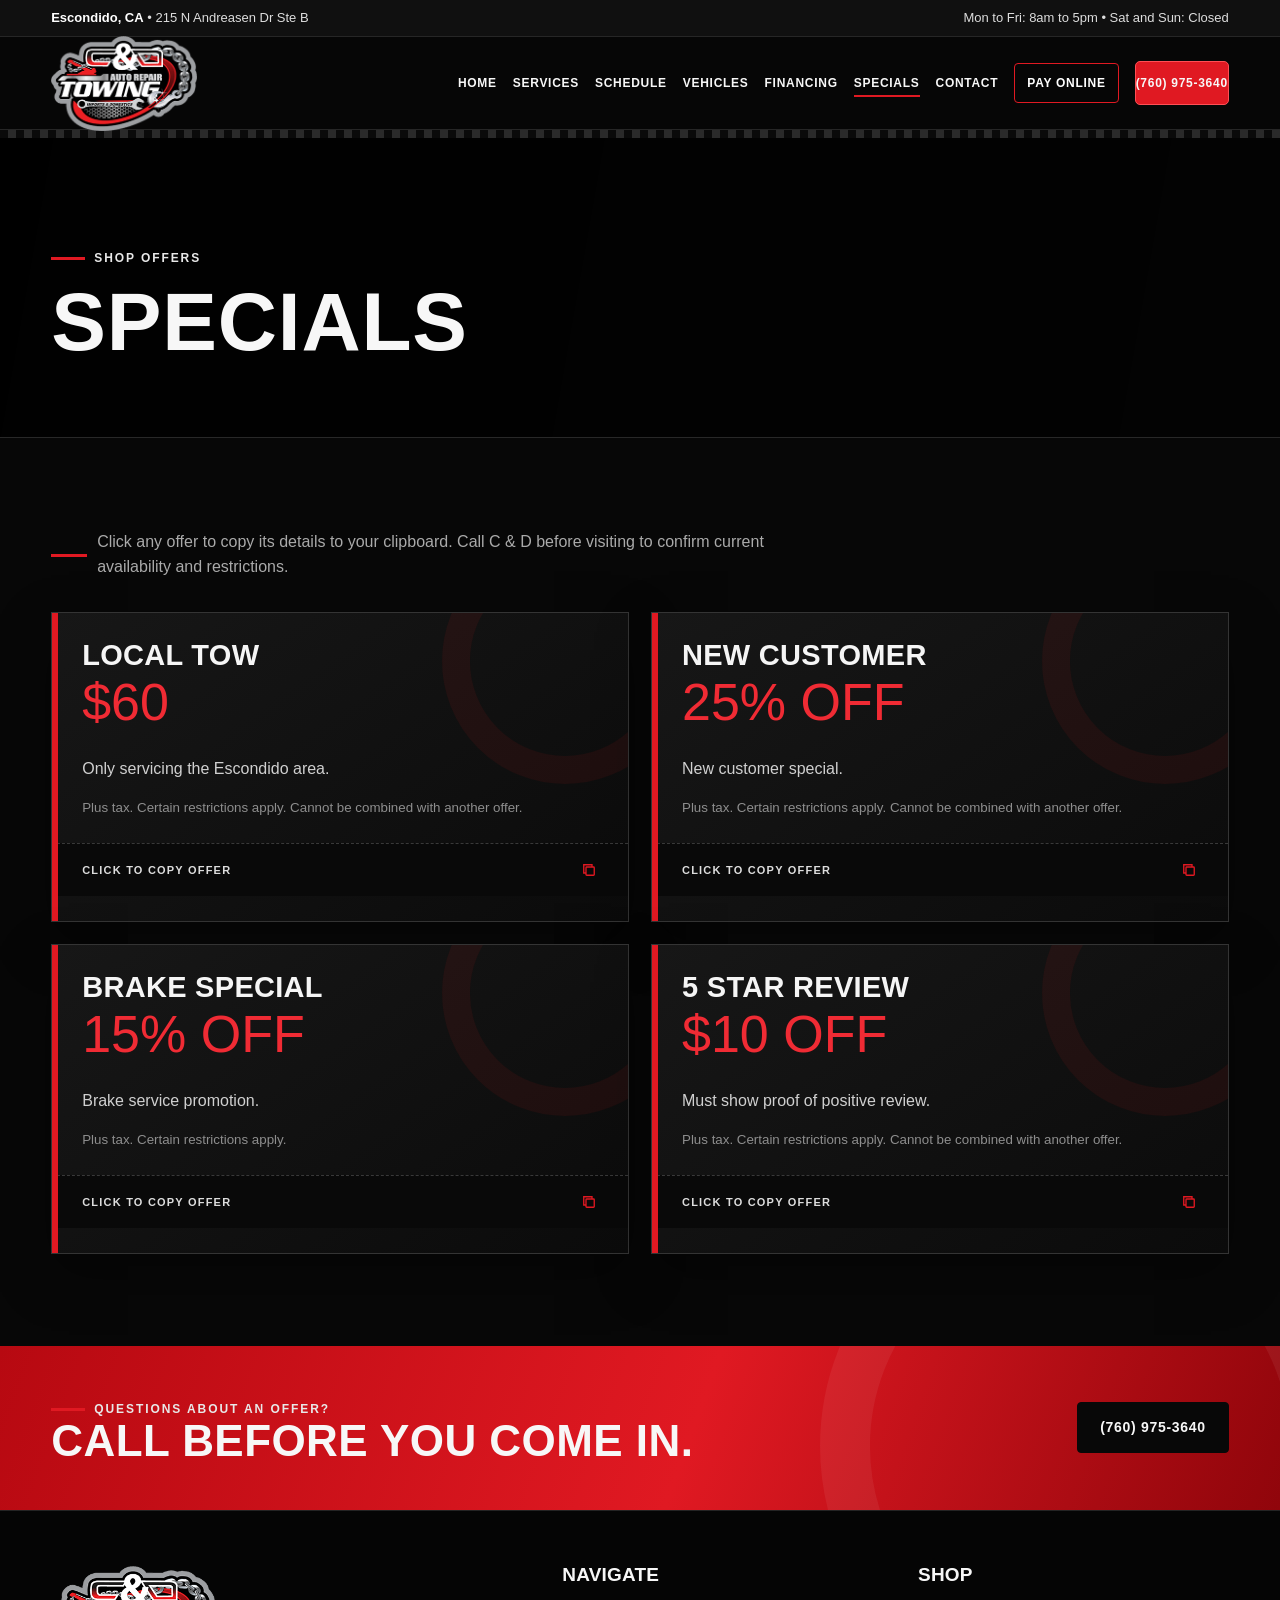
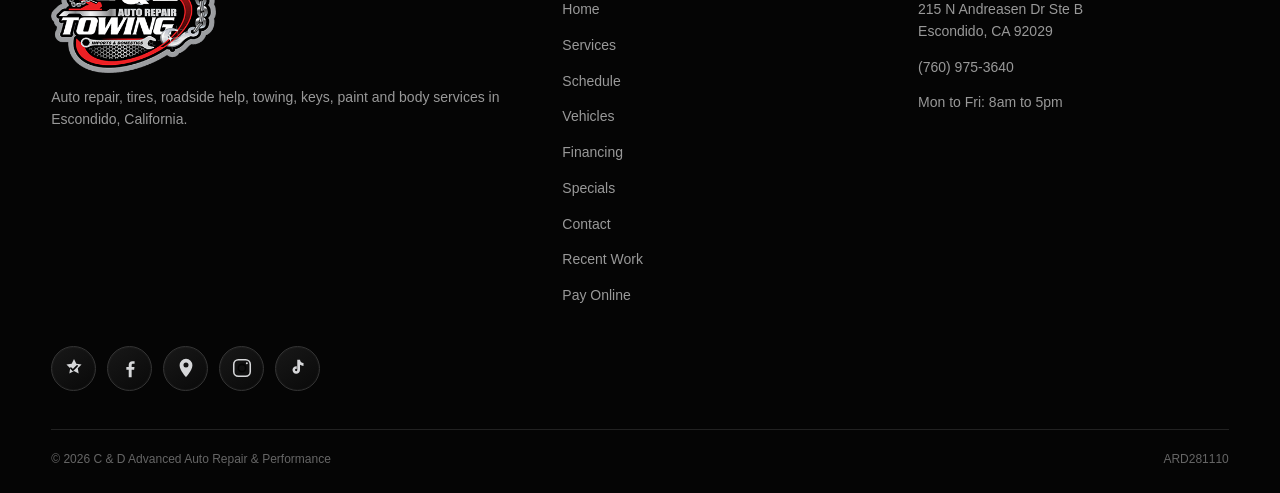
<file: specials.html>
<!DOCTYPE html>

<html lang="en"><head><meta charset="utf-8"/><meta content="width=device-width, initial-scale=1, viewport-fit=cover" name="viewport"/><title>Auto Repair, Tire &amp; Towing Specials in Escondido | C &amp; D</title><meta content="View current C &amp; D auto repair and towing specials in Escondido. Copy an offer and contact the shop to confirm current pricing, availability and restrictions." name="description"/><link href="assets/styles.css" rel="stylesheet"/><meta content="index, follow, max-image-preview:large, max-snippet:-1, max-video-preview:-1" name="robots"/><meta content="#070707" name="theme-color"/><meta content="telephone=yes" name="format-detection"/><link href="https://canddadvancedautorepair.com/specials.html" rel="canonical"/><link crossorigin="" href="https://images.unsplash.com" rel="preconnect"/><meta content="website" property="og:type"/><meta content="C &amp; D Advanced Auto Repair &amp; Performance" property="og:site_name"/><meta content="Auto Repair, Tire &amp; Towing Specials in Escondido | C &amp; D" property="og:title"/><meta content="View current C &amp; D auto repair and towing specials in Escondido. Copy an offer and contact the shop to confirm current pricing, availability and restrictions." property="og:description"/><meta content="https://canddadvancedautorepair.com/specials.html" property="og:url"/><meta content="https://canddadvancedautorepair.com/assets/logo.webp" property="og:image"/><meta content="en_US" property="og:locale"/><meta content="summary_large_image" name="twitter:card"/><meta content="Auto Repair, Tire &amp; Towing Specials in Escondido | C &amp; D" name="twitter:title"/><meta content="View current C &amp; D auto repair and towing specials in Escondido. Copy an offer and contact the shop to confirm current pricing, availability and restrictions." name="twitter:description"/><meta content="US-CA" name="geo.region"/><meta content="Escondido" name="geo.placename"/><meta content="33.1192747;-117.1096226" name="geo.position"/><meta content="33.1192747, -117.1096226" name="ICBM"/><link href="https://canddadvancedautorepair.com/specials.html" hreflang="en-us" rel="alternate"/><meta content="C &amp; D Advanced Auto Repair &amp; Towing logo" property="og:image:alt"/><meta content="https://canddadvancedautorepair.com/assets/logo.webp" name="twitter:image"/><script type="application/ld+json">{"@context":"https://schema.org","@graph":[{"@type":["AutoRepair","AutomotiveBusiness"],"@id":"https://canddadvancedautorepair.com/#business","name":"C & D Advanced Auto Repair & Performance","alternateName":"C & D Auto Repair & Towing","url":"https://canddadvancedautorepair.com/","telephone":"+1-760-975-3640","image":"https://canddadvancedautorepair.com/assets/logo.webp","logo":"https://canddadvancedautorepair.com/assets/logo.webp","priceRange":"$$","address":{"@type":"PostalAddress","streetAddress":"215 N Andreasen Dr Ste B","addressLocality":"Escondido","addressRegion":"CA","postalCode":"92029","addressCountry":"US"},"geo":{"@type":"GeoCoordinates","latitude":33.1192747,"longitude":-117.1096226},"areaServed":{"@type":"City","name":"Escondido","containedInPlace":{"@type":"State","name":"California"}},"openingHoursSpecification":[{"@type":"OpeningHoursSpecification","dayOfWeek":["Monday","Tuesday","Wednesday","Thursday","Friday"],"opens":"08:00","closes":"17:00"}],"sameAs":["https://www.surecritic.com/reviews/c-and-d-advanced-auto-repair-and-performance","https://www.facebook.com/cndautorepair","https://www.instagram.com/CNDTOWLIFE","https://www.tiktok.com/@cndtowlife"],"paymentAccepted":["Visa","Mastercard","Discover","American Express"],"currenciesAccepted":"USD","hasOfferCatalog":{"@type":"OfferCatalog","name":"Automotive Services","itemListElement":[{"@type":"Offer","itemOffered":{"@type":"Service","name":"Auto Repair","serviceType":"Auto repair and diagnostics"}},{"@type":"Offer","itemOffered":{"@type":"Service","name":"Tire Service","serviceType":"Tire replacement, repair, rotation, balancing and TPMS service"}},{"@type":"Offer","itemOffered":{"@type":"Service","name":"Towing and Roadside Assistance","serviceType":"Local towing and roadside assistance"}},{"@type":"Offer","itemOffered":{"@type":"Service","name":"Vehicle Lockout and Key Help","serviceType":"Automotive lockout and key related service"}},{"@type":"Offer","itemOffered":{"@type":"Service","name":"Paint and Body Work","serviceType":"Automotive paint and body service"}}]}},{"@type":"WebSite","@id":"https://canddadvancedautorepair.com/#website","url":"https://canddadvancedautorepair.com/","name":"C & D Advanced Auto Repair & Performance","publisher":{"@id":"https://canddadvancedautorepair.com/#business"},"inLanguage":"en-US"},{"@type":"CollectionPage","@id":"https://canddadvancedautorepair.com/specials.html#webpage","url":"https://canddadvancedautorepair.com/specials.html","name":"Auto Repair and Towing Specials","description":"View current C & D auto repair and towing specials in Escondido. Copy an offer and contact the shop to confirm current pricing, availability and restrictions.","isPartOf":{"@id":"https://canddadvancedautorepair.com/#website"},"about":{"@id":"https://canddadvancedautorepair.com/#business"},"inLanguage":"en-US"},{"@type":"BreadcrumbList","@id":"https://canddadvancedautorepair.com/specials.html#breadcrumb","itemListElement":[{"@type":"ListItem","position":1,"name":"Home","item":"https://canddadvancedautorepair.com/"},{"@type":"ListItem","position":2,"name":"Auto Repair and Towing Specials","item":"https://canddadvancedautorepair.com/specials.html"}]}]}</script></head><body>
<div class="topbar"><div class="wrap"><div><strong>Escondido, CA</strong> • 215 N Andreasen Dr Ste B</div><div>Mon to Fri: 8am to 5pm • Sat and Sun: Closed</div></div></div><header class="header"><div class="wrap nav"><a aria-label="C &amp; D Advanced Auto Repair home" class="brand" href="index.html"><img alt="C &amp; D Advanced Auto Repair &amp; Towing logo" decoding="async" height="195" src="assets/logo.webp" width="300"/></a><button aria-controls="site-navigation" aria-expanded="false" aria-label="Open menu" class="menu" type="button">☰</button><nav aria-label="Primary navigation" class="links" id="site-navigation"><a href="index.html">Home</a><a href="services.html">Services</a><a href="appointments.html">Schedule</a><a href="makes.html">Vehicles</a><a href="financing.html">Financing</a><a aria-current="page" class="active" href="specials.html">Specials</a><a href="contact.html">Contact</a><a class="pay-nav" href="pay.html">Pay Online</a><a class="call" href="tel:+17609753640">(760) 975-3640</a></nav></div></header><div class="checker"></div><section class="page-hero"><div class="wrap"><div class="eyebrow">Shop offers</div><h1>Specials</h1></div></section>
<main class="section"><div class="wrap"><p class="coupon-note" style="color:#aaa;max-width:760px;margin:0 0 32px">Click any offer to copy its details to your clipboard. Call C &amp; D before visiting to confirm current availability and restrictions.</p><div class="grid specials"><div aria-label="Copy Local Tow offer" class="coupon" data-copy-offer="C &amp; D offer: Local Tow, $60. Only servicing the Escondido area. Plus tax. Certain restrictions apply. Cannot be combined with another offer." role="button" tabindex="0"><div class="coupon-top"><h2>Local Tow</h2><div class="price">$60</div></div><div class="coupon-body"><p>Only servicing the Escondido area.</p><small>Plus tax. Certain restrictions apply. Cannot be combined with another offer.</small></div><div class="copy-offer"><span class="copy-label">Click to copy offer</span><svg aria-hidden="true" viewbox="0 0 24 24"><rect height="11" rx="1" width="11" x="8" y="8"></rect><path d="M16 8V5H5v11h3"></path></svg></div></div><div aria-label="Copy New Customer offer" class="coupon" data-copy-offer="C &amp; D offer: New Customer, 25% OFF. New customer special. Plus tax. Certain restrictions apply. Cannot be combined with another offer." role="button" tabindex="0"><div class="coupon-top"><h2>New Customer</h2><div class="price">25% OFF</div></div><div class="coupon-body"><p>New customer special.</p><small>Plus tax. Certain restrictions apply. Cannot be combined with another offer.</small></div><div class="copy-offer"><span class="copy-label">Click to copy offer</span><svg aria-hidden="true" viewbox="0 0 24 24"><rect height="11" rx="1" width="11" x="8" y="8"></rect><path d="M16 8V5H5v11h3"></path></svg></div></div><div aria-label="Copy Brake Special offer" class="coupon" data-copy-offer="C &amp; D offer: Brake Special, 15% OFF. Brake service promotion. Plus tax. Certain restrictions apply." role="button" tabindex="0"><div class="coupon-top"><h2>Brake Special</h2><div class="price">15% OFF</div></div><div class="coupon-body"><p>Brake service promotion.</p><small>Plus tax. Certain restrictions apply.</small></div><div class="copy-offer"><span class="copy-label">Click to copy offer</span><svg aria-hidden="true" viewbox="0 0 24 24"><rect height="11" rx="1" width="11" x="8" y="8"></rect><path d="M16 8V5H5v11h3"></path></svg></div></div><div aria-label="Copy 5 Star Review offer" class="coupon" data-copy-offer="C &amp; D offer: 5 Star Review, $10 OFF. Must show proof of positive review. Plus tax. Certain restrictions apply. Cannot be combined with another offer." role="button" tabindex="0"><div class="coupon-top"><h2>5 Star Review</h2><div class="price">$10 OFF</div></div><div class="coupon-body"><p>Must show proof of positive review.</p><small>Plus tax. Certain restrictions apply. Cannot be combined with another offer.</small></div><div class="copy-offer"><span class="copy-label">Click to copy offer</span><svg aria-hidden="true" viewbox="0 0 24 24"><rect height="11" rx="1" width="11" x="8" y="8"></rect><path d="M16 8V5H5v11h3"></path></svg></div></div></div></div></main>
<section class="banner"><div class="wrap"><div><div class="eyebrow">Questions about an offer?</div><h2>Call before you come in.</h2></div><a class="btn" href="tel:+17609753640">(760) 975-3640</a></div></section>
<footer class="footer"><div class="wrap"><div class="footer-grid"><div><img alt="C &amp; D Advanced Auto Repair &amp; Towing logo" decoding="async" height="195" loading="lazy" src="assets/logo.webp" width="300"/><p>Auto repair, tires, roadside help, towing, keys, paint and body services in Escondido, California.</p></div><div><h3>Navigate</h3><p><a href="index.html">Home</a></p><p><a href="services.html">Services</a></p><p><a href="appointments.html">Schedule</a></p><p><a href="makes.html">Vehicles</a></p><p><a href="financing.html">Financing</a></p><p><a href="specials.html">Specials</a></p><p><a href="contact.html">Contact</a></p><p><a href="vehicles.html">Recent Work</a></p><p><a href="pay.html">Pay Online</a></p></div><div><h3>Shop</h3><p>215 N Andreasen Dr Ste B<br/>Escondido, CA 92029</p><p><a href="tel:+17609753640">(760) 975-3640</a></p><p>Mon to Fri: 8am to 5pm</p></div></div><div aria-label="C and D online profiles" class="footer-social"><a aria-label="SureCritic reviews" class="social-icon surecritic" href="https://www.surecritic.com/reviews/c-and-d-advanced-auto-repair-and-performance" rel="noopener noreferrer" target="_blank" title="SureCritic reviews"><svg aria-hidden="true" viewbox="0 0 24 24"><path d="M12 2.3l2.55 5.17 5.7.83-4.12 4.02.97 5.68L12 15.32 6.9 18l.97-5.68L3.75 8.3l5.7-.83L12 2.3Z"></path><path class="cut" d="m8.6 12.1 2.15 2.15 4.65-4.65"></path></svg></a><a aria-label="Facebook" class="social-icon facebook" href="https://www.facebook.com/cndautorepair" rel="noopener noreferrer" target="_blank" title="Facebook"><svg aria-hidden="true" viewbox="0 0 24 24"><path d="M13.8 22v-8h2.7l.4-3.1h-3.1V8.9c0-.9.25-1.5 1.55-1.5H17V4.63a22 22 0 0 0-2.4-.13c-2.37 0-4 1.45-4 4.1v2.3H8V14h2.6v8h3.2Z"></path></svg></a><a aria-label="Google Maps" class="social-icon google" href="https://www.google.com/maps/place/C+%26+D+Advance+Auto+Repair+%26+Performance/@33.1192747,-117.1096226,15z/data=!4m6!3m5!1s0x80dbf495e4c6d253:0x30563e41448f5065!8m2!3d33.1192747!4d-117.1096226!16s%2Fg%2F11c46mjxrl?entry=ttu" rel="noopener noreferrer" target="_blank" title="Google Maps"><svg aria-hidden="true" viewbox="0 0 24 24"><path d="M12 2a7 7 0 0 0-7 7c0 5.3 7 13 7 13s7-7.7 7-13a7 7 0 0 0-7-7Zm0 9.5A2.5 2.5 0 1 1 12 6a2.5 2.5 0 0 1 0 5.5Z"></path></svg></a><a aria-label="Instagram" class="social-icon instagram" href="https://www.instagram.com/CNDTOWLIFE" rel="noopener noreferrer" target="_blank" title="Instagram"><svg aria-hidden="true" viewbox="0 0 24 24"><rect height="18" rx="5" ry="5" width="18" x="3" y="3"></rect><circle class="cut" cx="12" cy="12" r="4"></circle><circle cx="17.3" cy="6.8" r="1.1"></circle></svg></a><a aria-label="TikTok" class="social-icon tiktok" href="https://www.tiktok.com/@cndtowlife" rel="noopener noreferrer" target="_blank" title="TikTok"><svg aria-hidden="true" viewbox="0 0 24 24"><path d="M14.2 3v11.1a4.1 4.1 0 1 1-3.55-4.06v3.1a1.25 1.25 0 1 0 .55 1.04V3h3c.25 2 1.36 3.28 3.8 3.65v3.05a8.2 8.2 0 0 1-3.8-1.34V3Z"></path></svg></a></div><div class="footer-bottom"><span>© <span data-year=""></span> C &amp; D Advanced Auto Repair &amp; Performance</span><span>ARD281110</span></div></div></footer><a class="mobile-call" href="tel:+17609753640">Call C &amp; D • (760) 975-3640</a><script src="assets/script.js"></script></body></html>
</file>
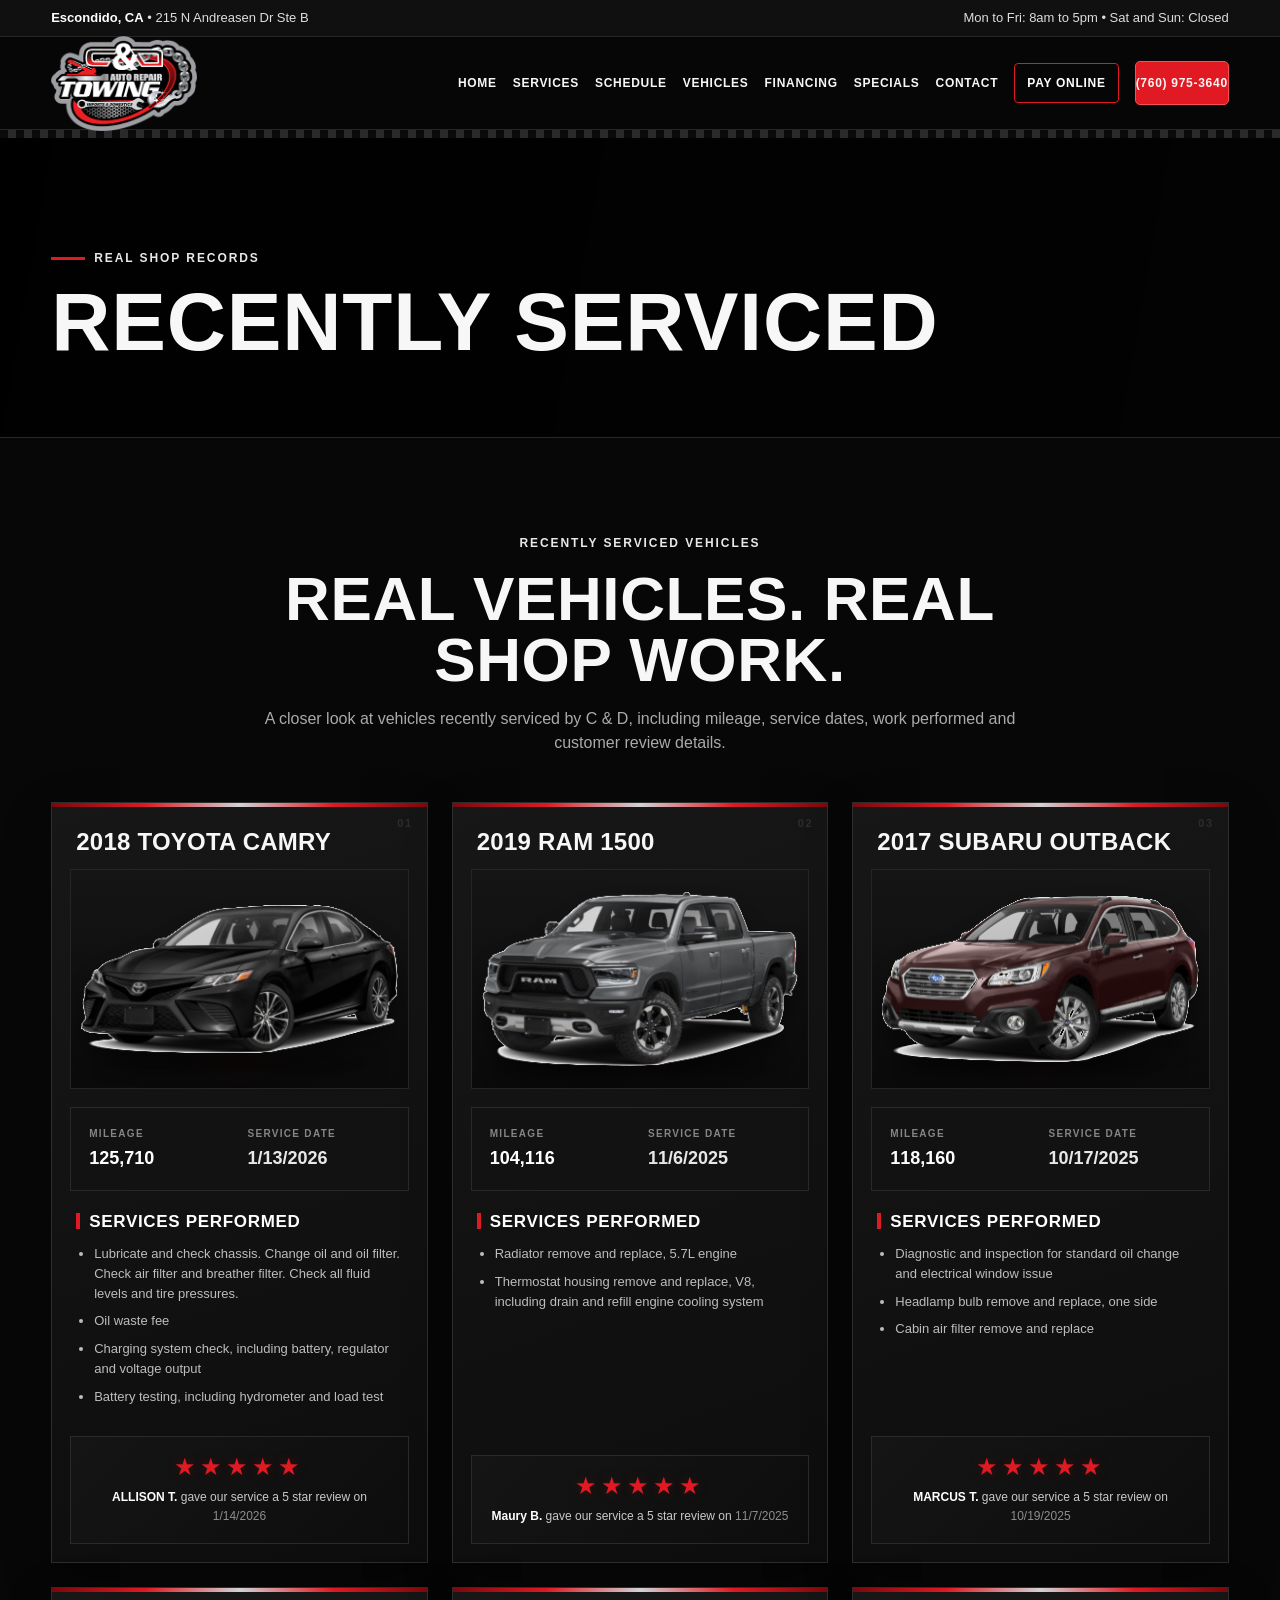
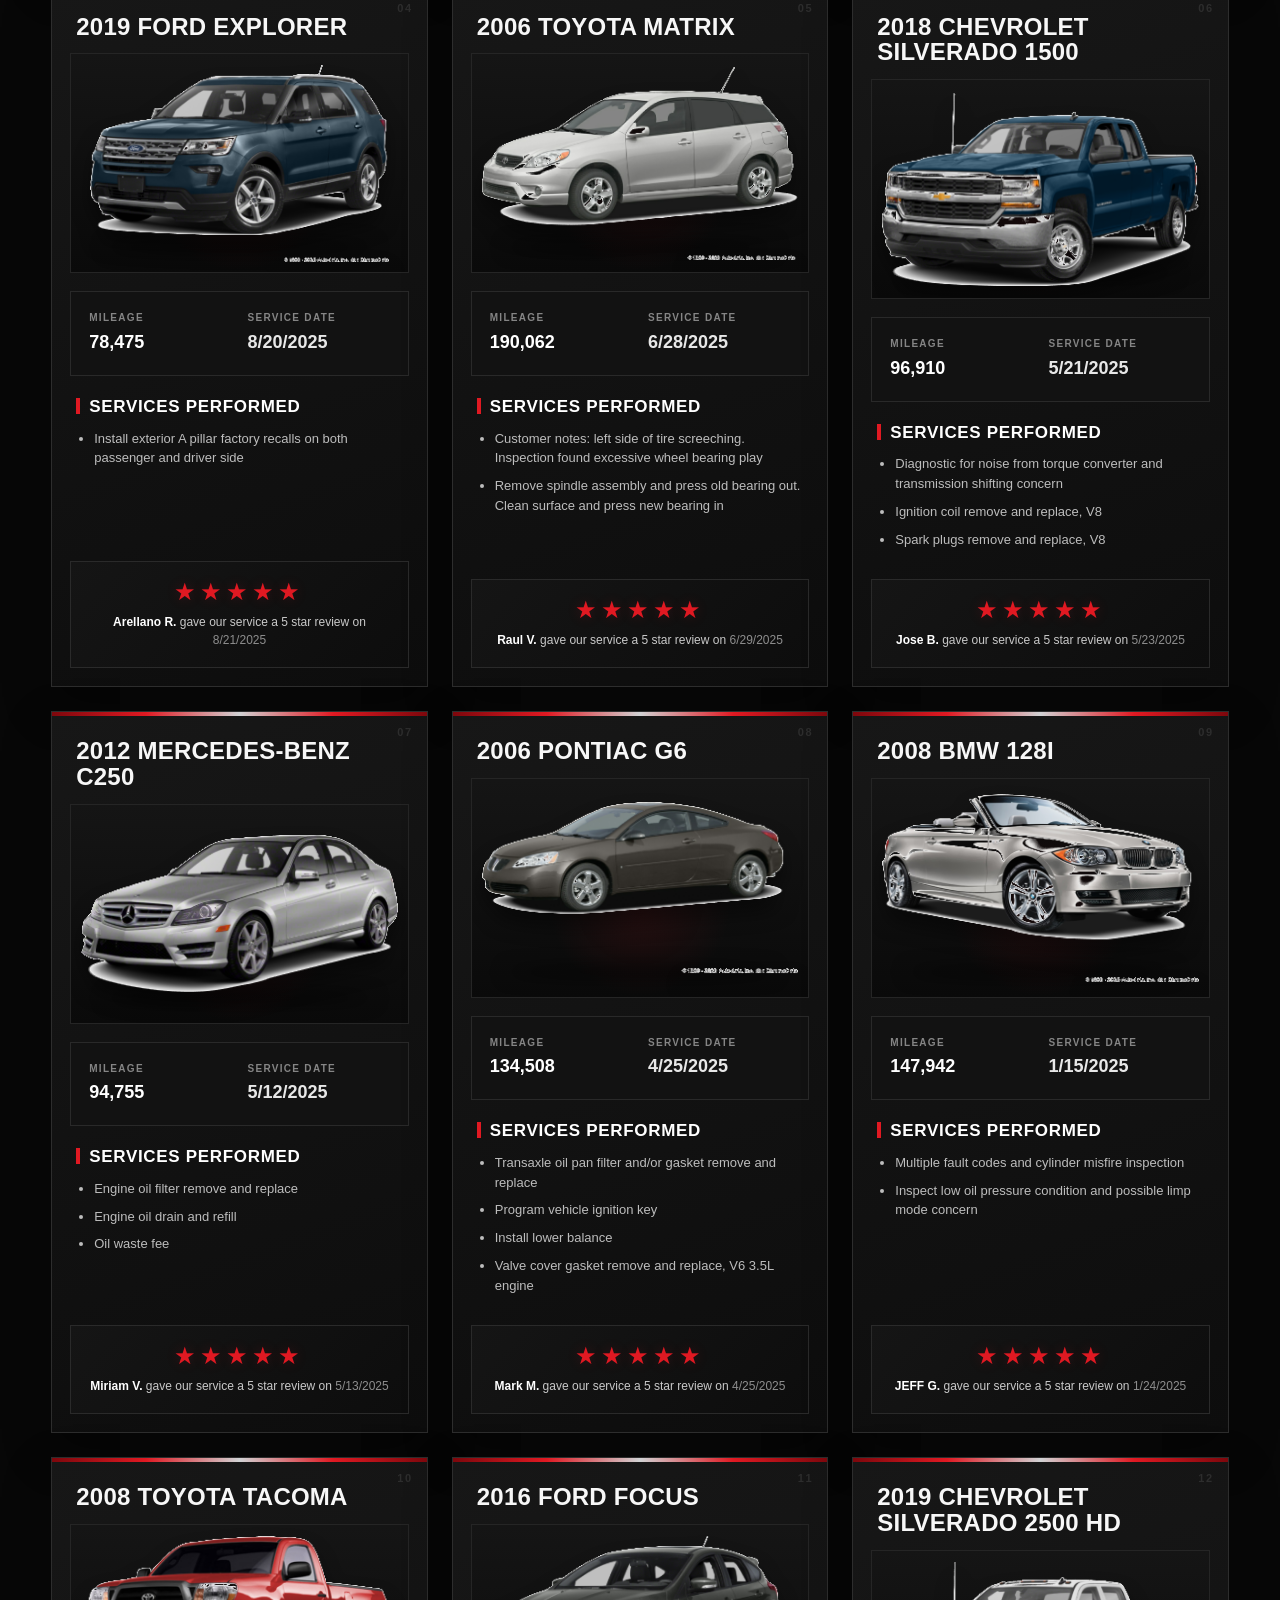
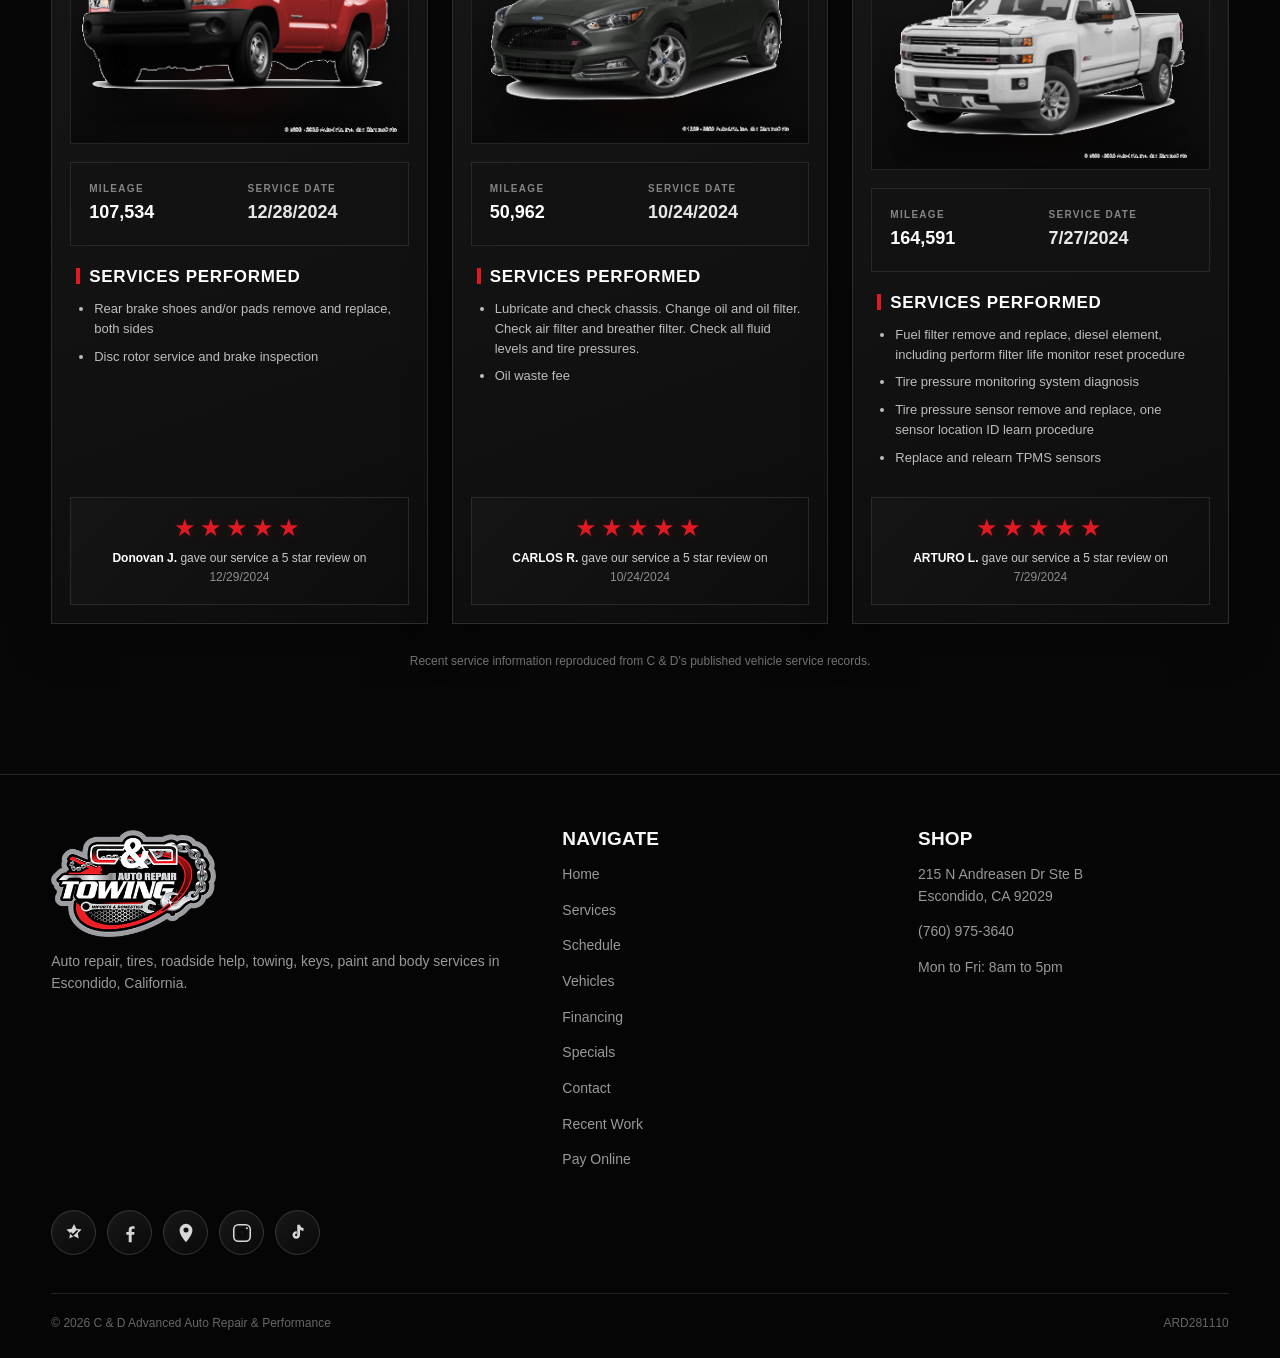
<file: vehicles.html>
<!DOCTYPE html>

<html lang="en"><head><meta charset="utf-8"/><meta content="width=device-width, initial-scale=1, viewport-fit=cover" name="viewport"/><title>Recently Serviced Vehicles | C &amp; D Auto Repair Escondido</title><meta content="See recently serviced cars and trucks at C &amp; D in Escondido with mileage, service dates, repairs performed and customer review details." name="description"/><link href="assets/styles.css" rel="stylesheet"/><meta content="index, follow, max-image-preview:large, max-snippet:-1, max-video-preview:-1" name="robots"/><meta content="#070707" name="theme-color"/><meta content="telephone=yes" name="format-detection"/><link href="https://canddadvancedautorepair.com/vehicles.html" rel="canonical"/><link crossorigin="" href="https://images.unsplash.com" rel="preconnect"/><meta content="website" property="og:type"/><meta content="C &amp; D Advanced Auto Repair &amp; Performance" property="og:site_name"/><meta content="Recently Serviced Vehicles | C &amp; D Auto Repair Escondido" property="og:title"/><meta content="See recently serviced cars and trucks at C &amp; D in Escondido with mileage, service dates, repairs performed and customer review details." property="og:description"/><meta content="https://canddadvancedautorepair.com/vehicles.html" property="og:url"/><meta content="https://canddadvancedautorepair.com/assets/logo.webp" property="og:image"/><meta content="en_US" property="og:locale"/><meta content="summary_large_image" name="twitter:card"/><meta content="Recently Serviced Vehicles | C &amp; D Auto Repair Escondido" name="twitter:title"/><meta content="See recently serviced cars and trucks at C &amp; D in Escondido with mileage, service dates, repairs performed and customer review details." name="twitter:description"/><meta content="US-CA" name="geo.region"/><meta content="Escondido" name="geo.placename"/><meta content="33.1192747;-117.1096226" name="geo.position"/><meta content="33.1192747, -117.1096226" name="ICBM"/><link href="https://canddadvancedautorepair.com/vehicles.html" hreflang="en-us" rel="alternate"/><meta content="C &amp; D Advanced Auto Repair &amp; Towing logo" property="og:image:alt"/><meta content="https://canddadvancedautorepair.com/assets/logo.webp" name="twitter:image"/><script type="application/ld+json">{"@context":"https://schema.org","@graph":[{"@type":["AutoRepair","AutomotiveBusiness"],"@id":"https://canddadvancedautorepair.com/#business","name":"C & D Advanced Auto Repair & Performance","alternateName":"C & D Auto Repair & Towing","url":"https://canddadvancedautorepair.com/","telephone":"+1-760-975-3640","image":"https://canddadvancedautorepair.com/assets/logo.webp","logo":"https://canddadvancedautorepair.com/assets/logo.webp","priceRange":"$$","address":{"@type":"PostalAddress","streetAddress":"215 N Andreasen Dr Ste B","addressLocality":"Escondido","addressRegion":"CA","postalCode":"92029","addressCountry":"US"},"geo":{"@type":"GeoCoordinates","latitude":33.1192747,"longitude":-117.1096226},"areaServed":{"@type":"City","name":"Escondido","containedInPlace":{"@type":"State","name":"California"}},"openingHoursSpecification":[{"@type":"OpeningHoursSpecification","dayOfWeek":["Monday","Tuesday","Wednesday","Thursday","Friday"],"opens":"08:00","closes":"17:00"}],"sameAs":["https://www.surecritic.com/reviews/c-and-d-advanced-auto-repair-and-performance","https://www.facebook.com/cndautorepair","https://www.instagram.com/CNDTOWLIFE","https://www.tiktok.com/@cndtowlife"],"paymentAccepted":["Visa","Mastercard","Discover","American Express"],"currenciesAccepted":"USD","hasOfferCatalog":{"@type":"OfferCatalog","name":"Automotive Services","itemListElement":[{"@type":"Offer","itemOffered":{"@type":"Service","name":"Auto Repair","serviceType":"Auto repair and diagnostics"}},{"@type":"Offer","itemOffered":{"@type":"Service","name":"Tire Service","serviceType":"Tire replacement, repair, rotation, balancing and TPMS service"}},{"@type":"Offer","itemOffered":{"@type":"Service","name":"Towing and Roadside Assistance","serviceType":"Local towing and roadside assistance"}},{"@type":"Offer","itemOffered":{"@type":"Service","name":"Vehicle Lockout and Key Help","serviceType":"Automotive lockout and key related service"}},{"@type":"Offer","itemOffered":{"@type":"Service","name":"Paint and Body Work","serviceType":"Automotive paint and body service"}}]}},{"@type":"WebSite","@id":"https://canddadvancedautorepair.com/#website","url":"https://canddadvancedautorepair.com/","name":"C & D Advanced Auto Repair & Performance","publisher":{"@id":"https://canddadvancedautorepair.com/#business"},"inLanguage":"en-US"},{"@type":"CollectionPage","@id":"https://canddadvancedautorepair.com/vehicles.html#webpage","url":"https://canddadvancedautorepair.com/vehicles.html","name":"Recently Serviced Vehicles","description":"See recently serviced cars and trucks at C & D in Escondido with mileage, service dates, repairs performed and customer review details.","isPartOf":{"@id":"https://canddadvancedautorepair.com/#website"},"about":{"@id":"https://canddadvancedautorepair.com/#business"},"inLanguage":"en-US"},{"@type":"BreadcrumbList","@id":"https://canddadvancedautorepair.com/vehicles.html#breadcrumb","itemListElement":[{"@type":"ListItem","position":1,"name":"Home","item":"https://canddadvancedautorepair.com/"},{"@type":"ListItem","position":2,"name":"Recently Serviced Vehicles","item":"https://canddadvancedautorepair.com/vehicles.html"}]}]}</script></head><body>
<div class="topbar"><div class="wrap"><div><strong>Escondido, CA</strong> • 215 N Andreasen Dr Ste B</div><div>Mon to Fri: 8am to 5pm • Sat and Sun: Closed</div></div></div><header class="header"><div class="wrap nav"><a aria-label="C &amp; D Advanced Auto Repair home" class="brand" href="index.html"><img alt="C &amp; D Advanced Auto Repair &amp; Towing logo" decoding="async" height="195" src="assets/logo.webp" width="300"/></a><button aria-controls="site-navigation" aria-expanded="false" aria-label="Open menu" class="menu" type="button">☰</button><nav aria-label="Primary navigation" class="links" id="site-navigation"><a href="index.html">Home</a><a href="services.html">Services</a><a href="appointments.html">Schedule</a><a href="makes.html">Vehicles</a><a href="financing.html">Financing</a><a href="specials.html">Specials</a><a href="contact.html">Contact</a><a class="pay-nav" href="pay.html">Pay Online</a><a class="call" href="tel:+17609753640">(760) 975-3640</a></nav></div></header><div class="checker"></div><section class="page-hero"><div class="wrap"><div class="eyebrow">Real shop records</div><h1>Recently Serviced</h1></div></section>
<main class="section"><div class="wrap"><div class="recent-intro"><div class="eyebrow">Recently Serviced Vehicles</div><h2>Real vehicles. Real shop work.</h2><p>A closer look at vehicles recently serviced by C &amp; D, including mileage, service dates, work performed and customer review details.</p></div><div class="vehicle-showcase"><article class="service-vehicle">
<span class="vehicle-number">01</span>
<h2 class="vehicle-title">2018 Toyota Camry</h2>
<div class="vehicle-image-stage"><img alt="2018 Toyota Camry recently serviced at C and D Advanced Auto Repair" decoding="async" height="155" loading="lazy" src="assets/vehicles/2018-toyota-camry.png" width="331"/></div>
<div class="vehicle-data"><div><span>Mileage</span><strong>125,710</strong></div><div class="date"><span>Service Date</span><strong>1/13/2026</strong></div></div>
<div class="vehicle-work"><h3>Services Performed</h3><ul><li>Lubricate and check chassis. Change oil and oil filter. Check air filter and breather filter. Check all fluid levels and tire pressures.</li><li>Oil waste fee</li><li>Charging system check, including battery, regulator and voltage output</li><li>Battery testing, including hydrometer and load test</li></ul></div>
<div class="vehicle-review"><div aria-label="5 star review" class="vehicle-stars">★★★★★</div><p><strong>ALLISON T.</strong> gave our service a 5 star review on <time>1/14/2026</time></p></div>
</article><article class="service-vehicle">
<span class="vehicle-number">02</span>
<h2 class="vehicle-title">2019 RAM 1500</h2>
<div class="vehicle-image-stage"><img alt="2019 RAM 1500 recently serviced at C and D Advanced Auto Repair" decoding="async" height="183" loading="lazy" src="assets/vehicles/2019-ram-1500.png" width="333"/></div>
<div class="vehicle-data"><div><span>Mileage</span><strong>104,116</strong></div><div class="date"><span>Service Date</span><strong>11/6/2025</strong></div></div>
<div class="vehicle-work"><h3>Services Performed</h3><ul><li>Radiator remove and replace, 5.7L engine</li><li>Thermostat housing remove and replace, V8, including drain and refill engine cooling system</li></ul></div>
<div class="vehicle-review"><div aria-label="5 star review" class="vehicle-stars">★★★★★</div><p><strong>Maury B.</strong> gave our service a 5 star review on <time>11/7/2025</time></p></div>
</article><article class="service-vehicle">
<span class="vehicle-number">03</span>
<h2 class="vehicle-title">2017 Subaru Outback</h2>
<div class="vehicle-image-stage"><img alt="2017 Subaru Outback recently serviced at C and D Advanced Auto Repair" decoding="async" height="167" loading="lazy" src="assets/vehicles/2017-subaru-outback.png" width="317"/></div>
<div class="vehicle-data"><div><span>Mileage</span><strong>118,160</strong></div><div class="date"><span>Service Date</span><strong>10/17/2025</strong></div></div>
<div class="vehicle-work"><h3>Services Performed</h3><ul><li>Diagnostic and inspection for standard oil change and electrical window issue</li><li>Headlamp bulb remove and replace, one side</li><li>Cabin air filter remove and replace</li></ul></div>
<div class="vehicle-review"><div aria-label="5 star review" class="vehicle-stars">★★★★★</div><p><strong>MARCUS T.</strong> gave our service a 5 star review on <time>10/19/2025</time></p></div>
</article><article class="service-vehicle">
<span class="vehicle-number">04</span>
<h2 class="vehicle-title">2019 Ford Explorer</h2>
<div class="vehicle-image-stage"><img alt="2019 Ford Explorer recently serviced at C and D Advanced Auto Repair" decoding="async" height="219" loading="lazy" src="assets/vehicles/2019-ford-explorer.png" width="334"/></div>
<div class="vehicle-data"><div><span>Mileage</span><strong>78,475</strong></div><div class="date"><span>Service Date</span><strong>8/20/2025</strong></div></div>
<div class="vehicle-work"><h3>Services Performed</h3><ul><li>Install exterior A pillar factory recalls on both passenger and driver side</li></ul></div>
<div class="vehicle-review"><div aria-label="5 star review" class="vehicle-stars">★★★★★</div><p><strong>Arellano R.</strong> gave our service a 5 star review on <time>8/21/2025</time></p></div>
</article><article class="service-vehicle">
<span class="vehicle-number">05</span>
<h2 class="vehicle-title">2006 Toyota Matrix</h2>
<div class="vehicle-image-stage"><img alt="2006 Toyota Matrix recently serviced at C and D Advanced Auto Repair" decoding="async" height="211" loading="lazy" src="assets/vehicles/2006-toyota-matrix.png" width="345"/></div>
<div class="vehicle-data"><div><span>Mileage</span><strong>190,062</strong></div><div class="date"><span>Service Date</span><strong>6/28/2025</strong></div></div>
<div class="vehicle-work"><h3>Services Performed</h3><ul><li>Customer notes: left side of tire screeching. Inspection found excessive wheel bearing play</li><li>Remove spindle assembly and press old bearing out. Clean surface and press new bearing in</li></ul></div>
<div class="vehicle-review"><div aria-label="5 star review" class="vehicle-stars">★★★★★</div><p><strong>Raul V.</strong> gave our service a 5 star review on <time>6/29/2025</time></p></div>
</article><article class="service-vehicle">
<span class="vehicle-number">06</span>
<h2 class="vehicle-title">2018 Chevrolet Silverado 1500</h2>
<div class="vehicle-image-stage"><img alt="2018 Chevrolet Silverado 1500 recently serviced at C and D Advanced Auto Repair" decoding="async" height="194" loading="lazy" src="assets/vehicles/2018-chevrolet-silverado-1500.png" width="319"/></div>
<div class="vehicle-data"><div><span>Mileage</span><strong>96,910</strong></div><div class="date"><span>Service Date</span><strong>5/21/2025</strong></div></div>
<div class="vehicle-work"><h3>Services Performed</h3><ul><li>Diagnostic for noise from torque converter and transmission shifting concern</li><li>Ignition coil remove and replace, V8</li><li>Spark plugs remove and replace, V8</li></ul></div>
<div class="vehicle-review"><div aria-label="5 star review" class="vehicle-stars">★★★★★</div><p><strong>Jose B.</strong> gave our service a 5 star review on <time>5/23/2025</time></p></div>
</article><article class="service-vehicle">
<span class="vehicle-number">07</span>
<h2 class="vehicle-title">2012 Mercedes-Benz C250</h2>
<div class="vehicle-image-stage"><img alt="2012 Mercedes-Benz C250 recently serviced at C and D Advanced Auto Repair" decoding="async" height="159" loading="lazy" src="assets/vehicles/2012-mercedes-benz-c250.png" width="320"/></div>
<div class="vehicle-data"><div><span>Mileage</span><strong>94,755</strong></div><div class="date"><span>Service Date</span><strong>5/12/2025</strong></div></div>
<div class="vehicle-work"><h3>Services Performed</h3><ul><li>Engine oil filter remove and replace</li><li>Engine oil drain and refill</li><li>Oil waste fee</li></ul></div>
<div class="vehicle-review"><div aria-label="5 star review" class="vehicle-stars">★★★★★</div><p><strong>Miriam V.</strong> gave our service a 5 star review on <time>5/13/2025</time></p></div>
</article><article class="service-vehicle">
<span class="vehicle-number">08</span>
<h2 class="vehicle-title">2006 Pontiac G6</h2>
<div class="vehicle-image-stage"><img alt="2006 Pontiac G6 recently serviced at C and D Advanced Auto Repair" decoding="async" height="174" loading="lazy" src="assets/vehicles/2006-pontiac-g6.png" width="320"/></div>
<div class="vehicle-data"><div><span>Mileage</span><strong>134,508</strong></div><div class="date"><span>Service Date</span><strong>4/25/2025</strong></div></div>
<div class="vehicle-work"><h3>Services Performed</h3><ul><li>Transaxle oil pan filter and/or gasket remove and replace</li><li>Program vehicle ignition key</li><li>Install lower balance</li><li>Valve cover gasket remove and replace, V6 3.5L engine</li></ul></div>
<div class="vehicle-review"><div aria-label="5 star review" class="vehicle-stars">★★★★★</div><p><strong>Mark M.</strong> gave our service a 5 star review on <time>4/25/2025</time></p></div>
</article><article class="service-vehicle">
<span class="vehicle-number">09</span>
<h2 class="vehicle-title">2008 BMW 128i</h2>
<div class="vehicle-image-stage"><img alt="2008 BMW 128i recently serviced at C and D Advanced Auto Repair" decoding="async" height="194" loading="lazy" src="assets/vehicles/2008-bmw-128i.png" width="327"/></div>
<div class="vehicle-data"><div><span>Mileage</span><strong>147,942</strong></div><div class="date"><span>Service Date</span><strong>1/15/2025</strong></div></div>
<div class="vehicle-work"><h3>Services Performed</h3><ul><li>Multiple fault codes and cylinder misfire inspection</li><li>Inspect low oil pressure condition and possible limp mode concern</li></ul></div>
<div class="vehicle-review"><div aria-label="5 star review" class="vehicle-stars">★★★★★</div><p><strong>JEFF G.</strong> gave our service a 5 star review on <time>1/24/2025</time></p></div>
</article><article class="service-vehicle">
<span class="vehicle-number">10</span>
<h2 class="vehicle-title">2008 Toyota Tacoma</h2>
<div class="vehicle-image-stage"><img alt="2008 Toyota Tacoma recently serviced at C and D Advanced Auto Repair" decoding="async" height="204" loading="lazy" src="assets/vehicles/2008-toyota-tacoma.png" width="328"/></div>
<div class="vehicle-data"><div><span>Mileage</span><strong>107,534</strong></div><div class="date"><span>Service Date</span><strong>12/28/2024</strong></div></div>
<div class="vehicle-work"><h3>Services Performed</h3><ul><li>Rear brake shoes and/or pads remove and replace, both sides</li><li>Disc rotor service and brake inspection</li></ul></div>
<div class="vehicle-review"><div aria-label="5 star review" class="vehicle-stars">★★★★★</div><p><strong>Donovan J.</strong> gave our service a 5 star review on <time>12/29/2024</time></p></div>
</article><article class="service-vehicle">
<span class="vehicle-number">11</span>
<h2 class="vehicle-title">2016 Ford Focus</h2>
<div class="vehicle-image-stage"><img alt="2016 Ford Focus recently serviced at C and D Advanced Auto Repair" decoding="async" height="216" loading="lazy" src="assets/vehicles/2016-ford-focus.png" width="328"/></div>
<div class="vehicle-data"><div><span>Mileage</span><strong>50,962</strong></div><div class="date"><span>Service Date</span><strong>10/24/2024</strong></div></div>
<div class="vehicle-work"><h3>Services Performed</h3><ul><li>Lubricate and check chassis. Change oil and oil filter. Check air filter and breather filter. Check all fluid levels and tire pressures.</li><li>Oil waste fee</li></ul></div>
<div class="vehicle-review"><div aria-label="5 star review" class="vehicle-stars">★★★★★</div><p><strong>CARLOS R.</strong> gave our service a 5 star review on <time>10/24/2024</time></p></div>
</article><article class="service-vehicle">
<span class="vehicle-number">12</span>
<h2 class="vehicle-title">2019 Chevrolet Silverado 2500 HD</h2>
<div class="vehicle-image-stage"><img alt="2019 Chevrolet Silverado 2500 HD recently serviced at C and D Advanced Auto Repair" decoding="async" height="223" loading="lazy" src="assets/vehicles/2019-chevrolet-silverado-2500-hd.png" width="334"/></div>
<div class="vehicle-data"><div><span>Mileage</span><strong>164,591</strong></div><div class="date"><span>Service Date</span><strong>7/27/2024</strong></div></div>
<div class="vehicle-work"><h3>Services Performed</h3><ul><li>Fuel filter remove and replace, diesel element, including perform filter life monitor reset procedure</li><li>Tire pressure monitoring system diagnosis</li><li>Tire pressure sensor remove and replace, one sensor location ID learn procedure</li><li>Replace and relearn TPMS sensors</li></ul></div>
<div class="vehicle-review"><div aria-label="5 star review" class="vehicle-stars">★★★★★</div><p><strong>ARTURO L.</strong> gave our service a 5 star review on <time>7/29/2024</time></p></div>
</article></div><p class="vehicle-showcase-note">Recent service information reproduced from C &amp; D's published vehicle service records.</p></div></main>
<footer class="footer"><div class="wrap"><div class="footer-grid"><div><img alt="C &amp; D Advanced Auto Repair &amp; Towing logo" decoding="async" height="195" loading="lazy" src="assets/logo.webp" width="300"/><p>Auto repair, tires, roadside help, towing, keys, paint and body services in Escondido, California.</p></div><div><h3>Navigate</h3><p><a href="index.html">Home</a></p><p><a href="services.html">Services</a></p><p><a href="appointments.html">Schedule</a></p><p><a href="makes.html">Vehicles</a></p><p><a href="financing.html">Financing</a></p><p><a href="specials.html">Specials</a></p><p><a href="contact.html">Contact</a></p><p><a href="vehicles.html">Recent Work</a></p><p><a href="pay.html">Pay Online</a></p></div><div><h3>Shop</h3><p>215 N Andreasen Dr Ste B<br/>Escondido, CA 92029</p><p><a href="tel:+17609753640">(760) 975-3640</a></p><p>Mon to Fri: 8am to 5pm</p></div></div><div aria-label="C and D online profiles" class="footer-social"><a aria-label="SureCritic reviews" class="social-icon surecritic" href="https://www.surecritic.com/reviews/c-and-d-advanced-auto-repair-and-performance" rel="noopener noreferrer" target="_blank" title="SureCritic reviews"><svg aria-hidden="true" viewbox="0 0 24 24"><path d="M12 2.3l2.55 5.17 5.7.83-4.12 4.02.97 5.68L12 15.32 6.9 18l.97-5.68L3.75 8.3l5.7-.83L12 2.3Z"></path><path class="cut" d="m8.6 12.1 2.15 2.15 4.65-4.65"></path></svg></a><a aria-label="Facebook" class="social-icon facebook" href="https://www.facebook.com/cndautorepair" rel="noopener noreferrer" target="_blank" title="Facebook"><svg aria-hidden="true" viewbox="0 0 24 24"><path d="M13.8 22v-8h2.7l.4-3.1h-3.1V8.9c0-.9.25-1.5 1.55-1.5H17V4.63a22 22 0 0 0-2.4-.13c-2.37 0-4 1.45-4 4.1v2.3H8V14h2.6v8h3.2Z"></path></svg></a><a aria-label="Google Maps" class="social-icon google" href="https://www.google.com/maps/place/C+%26+D+Advance+Auto+Repair+%26+Performance/@33.1192747,-117.1096226,15z/data=!4m6!3m5!1s0x80dbf495e4c6d253:0x30563e41448f5065!8m2!3d33.1192747!4d-117.1096226!16s%2Fg%2F11c46mjxrl?entry=ttu" rel="noopener noreferrer" target="_blank" title="Google Maps"><svg aria-hidden="true" viewbox="0 0 24 24"><path d="M12 2a7 7 0 0 0-7 7c0 5.3 7 13 7 13s7-7.7 7-13a7 7 0 0 0-7-7Zm0 9.5A2.5 2.5 0 1 1 12 6a2.5 2.5 0 0 1 0 5.5Z"></path></svg></a><a aria-label="Instagram" class="social-icon instagram" href="https://www.instagram.com/CNDTOWLIFE" rel="noopener noreferrer" target="_blank" title="Instagram"><svg aria-hidden="true" viewbox="0 0 24 24"><rect height="18" rx="5" ry="5" width="18" x="3" y="3"></rect><circle class="cut" cx="12" cy="12" r="4"></circle><circle cx="17.3" cy="6.8" r="1.1"></circle></svg></a><a aria-label="TikTok" class="social-icon tiktok" href="https://www.tiktok.com/@cndtowlife" rel="noopener noreferrer" target="_blank" title="TikTok"><svg aria-hidden="true" viewbox="0 0 24 24"><path d="M14.2 3v11.1a4.1 4.1 0 1 1-3.55-4.06v3.1a1.25 1.25 0 1 0 .55 1.04V3h3c.25 2 1.36 3.28 3.8 3.65v3.05a8.2 8.2 0 0 1-3.8-1.34V3Z"></path></svg></a></div><div class="footer-bottom"><span>© <span data-year=""></span> C &amp; D Advanced Auto Repair &amp; Performance</span><span>ARD281110</span></div></div></footer><a class="mobile-call" href="tel:+17609753640">Call C &amp; D • (760) 975-3640</a><script src="assets/script.js"></script></body></html>
</file>
<file: assets/styles.css>
:root{--bg:#070707;--panel:#111;--panel2:#171717;--red:#e01922;--red2:#a80810;--silver:#c7c9cc;--muted:#9b9da1;--white:#f7f7f7;--line:#2a2a2a;--shadow:0 22px 60px rgba(0,0,0,.42)}
*{box-sizing:border-box}html{scroll-behavior:smooth}body{margin:0;background:var(--bg);color:var(--white);font-family:Arial,Helvetica,sans-serif;line-height:1.55;cursor:url("data:image/svg+xml,%3Csvg xmlns='http://www.w3.org/2000/svg' width='36' height='36' viewBox='0 0 36 36'%3E%3Cg transform='rotate(-28 18 18)'%3E%3Cpath d='M16 4c-4 1-6.6 5-5.5 8.9l-6.2 11a3.3 3.3 0 0 0 1.2 4.5l1.6.9a3.3 3.3 0 0 0 4.5-1.2l6.3-10.9c3.9 1 8-1 9.6-4.8 1.1-2.6.8-5.5-.7-7.7l-4.6 5.1-4-2.3L20 1.2A8.7 8.7 0 0 0 16 4Z' fill='%23e01922' stroke='%23d7d9dc' stroke-width='1.7' stroke-linejoin='round'/%3E%3Ccircle cx='8.2' cy='26' r='2.2' fill='%23070707' stroke='%23f5f5f5' stroke-width='1.1'/%3E%3C/g%3E%3C/svg%3E") 7 5,auto}a,button,input,textarea,select{cursor:url("data:image/svg+xml,%3Csvg xmlns='http://www.w3.org/2000/svg' width='38' height='38' viewBox='0 0 38 38'%3E%3Cg transform='rotate(-28 19 19)'%3E%3Cpath d='M17 4c-4.2 1-7 5.2-5.8 9.4L4.7 24.8a3.5 3.5 0 0 0 1.3 4.8l1.7 1a3.5 3.5 0 0 0 4.8-1.3L19 17.9c4.1 1.1 8.4-1.1 10.1-5.1 1.2-2.7.8-5.8-.7-8.1l-4.9 5.4-4.2-2.4 1.9-6.6A9.2 9.2 0 0 0 17 4Z' fill='%23f02a32' stroke='%23ffffff' stroke-width='2' stroke-linejoin='round'/%3E%3Ccircle cx='8.8' cy='27' r='2.3' fill='%23070707' stroke='%23ffffff' stroke-width='1.2'/%3E%3C/g%3E%3C/svg%3E") 7 5,pointer}::-webkit-scrollbar{width:12px}::-webkit-scrollbar-track{background:#060606}::-webkit-scrollbar-thumb{background:linear-gradient(#d3d3d3 0 22%,#e01922 22% 78%,#606268 78%);border:2px solid #060606;border-radius:10px}*{scrollbar-color:#e01922 #060606;scrollbar-width:thin}a{text-decoration:none;color:inherit}img{max-width:100%;display:block}.wrap{width:min(1180px,92%);margin:auto}.topbar{background:#101010;border-bottom:1px solid #262626;color:#ddd;font-size:13px}.topbar .wrap{display:flex;justify-content:space-between;gap:20px;padding:8px 0}.topbar strong{color:#fff}.header{position:sticky;top:0;z-index:50;background:rgba(7,7,7,.94);backdrop-filter:blur(12px);border-bottom:1px solid #262626}.nav{height:92px;display:flex;align-items:center;justify-content:space-between;gap:24px}.brand img{width:158px}.links{display:flex;align-items:center;gap:24px;font-size:14px;font-weight:800;text-transform:uppercase;letter-spacing:.06em}.links a{position:relative;padding:12px 0}.links a:after{content:"";position:absolute;left:0;bottom:7px;width:0;height:2px;background:var(--red);transition:.25s}.links a:hover:after,.links a.active:after{width:100%}.call{padding:13px 18px;background:var(--red);border:1px solid #ff4f55;border-radius:5px;box-shadow:0 0 0 1px rgba(224,25,34,.2) inset}.menu{display:none;background:none;border:0;color:white;font-size:28px}.hero{position:relative;min-height:690px;display:grid;align-items:center;overflow:hidden;background:linear-gradient(90deg,rgba(0,0,0,.92) 0%,rgba(0,0,0,.78) 44%,rgba(0,0,0,.28) 100%),url('https://images.unsplash.com/photo-1486006920555-c77dcf18193c?auto=format&fit=crop&w=2000&q=85') center/cover}.hero:before{content:"";position:absolute;inset:0;background-image:radial-gradient(circle at 25% 30%,rgba(224,25,34,.18),transparent 34%),linear-gradient(135deg,transparent 0 54%,rgba(224,25,34,.12) 54% 55%,transparent 55%)}.hero .wrap{position:relative;z-index:2}.eyebrow{display:inline-flex;align-items:center;gap:9px;color:#e8e8e8;text-transform:uppercase;font-size:12px;letter-spacing:.16em;font-weight:900}.eyebrow:before{content:"";width:34px;height:3px;background:var(--red)}h1,h2,h3{font-family:Arial Black,Impact,Arial,sans-serif;text-transform:uppercase;letter-spacing:.01em;line-height:.98;margin:0}.hero h1{font-size:clamp(54px,8vw,98px);max-width:840px;margin:19px 0 22px}.hero h1 span{color:var(--red);text-shadow:0 1px 0 #690006}.lead{font-size:19px;color:#d0d0d0;max-width:670px}.actions{display:flex;gap:12px;flex-wrap:wrap;margin-top:30px}.btn{display:inline-flex;align-items:center;justify-content:center;min-height:51px;padding:0 22px;border-radius:4px;font-size:14px;font-weight:900;text-transform:uppercase;letter-spacing:.05em;border:1px solid #383838;transition:.2s}.btn:hover{transform:translateY(-2px)}.btn.red{background:var(--red);border-color:#ff5359}.btn.dark{background:#121212}.stats{display:grid;grid-template-columns:repeat(4,1fr);background:#0f0f0f;border-top:1px solid #2a2a2a;border-bottom:1px solid #2a2a2a}.stat{padding:24px;border-right:1px solid #272727;text-align:center}.stat:last-child{border-right:0}.stat b{display:block;font-size:26px;color:#fff}.stat span{font-size:12px;color:#9e9e9e;text-transform:uppercase;letter-spacing:.08em}.section{padding:92px 0}.section.dark2{background:#0c0c0c}.section-head{display:flex;justify-content:space-between;gap:30px;align-items:end;margin-bottom:38px}.section-head h2{font-size:clamp(38px,5vw,64px);max-width:780px}.section-head p{max-width:480px;color:#aaa;margin:0}.redline{height:4px;width:70px;background:var(--red);margin:14px 0 18px}.grid{display:grid;gap:20px}.services-grid{grid-template-columns:repeat(3,1fr)}.service-card{position:relative;min-height:300px;padding:28px;border:1px solid #2b2b2b;background:linear-gradient(160deg,#191919,#0f0f0f);overflow:hidden;box-shadow:var(--shadow);transition:.25s}.service-card:hover{transform:translateY(-5px);border-color:#613034}.service-card:after{content:"";position:absolute;right:-24px;bottom:-24px;width:110px;height:110px;border:22px solid rgba(224,25,34,.10);border-radius:50%}.service-card .num{color:#555;font-size:12px;font-weight:900;letter-spacing:.16em}.service-card h3{font-size:27px;margin:45px 0 10px}.service-card p{color:#aaa;margin:0}.split{display:grid;grid-template-columns:1.05fr .95fr;gap:48px;align-items:center}.photo-frame{position:relative}.photo-frame img{width:100%;height:520px;object-fit:cover;filter:saturate(.86) contrast(1.05)}.photo-frame:before{content:"";position:absolute;inset:16px -16px -16px 16px;border:2px solid var(--red);z-index:-1}.ticks{display:grid;grid-template-columns:1fr 1fr;gap:12px;margin-top:24px}.tick{background:#121212;border:1px solid #292929;padding:15px 16px;font-weight:800}.tick:before{content:"✓";color:var(--red);margin-right:10px}.vehicles{display:grid;grid-template-columns:repeat(3,1fr);gap:18px}.vehicle{border:1px solid #282828;background:#121212;padding:23px;position:relative;overflow:hidden}.vehicle:before{content:"";position:absolute;left:0;top:0;width:5px;height:100%;background:var(--red)}.vehicle small{color:#888}.vehicle h3{font-size:24px;margin:7px 0 13px}.vehicle p{color:#b9b9b9;font-size:14px}.rating{color:#ff3740;letter-spacing:2px}.banner{background:linear-gradient(110deg,#b70911,#e01922 54%,#90050b);padding:48px 0;position:relative;overflow:hidden}.banner:after{content:"";position:absolute;right:-60px;top:-160px;width:420px;height:420px;border:50px solid rgba(255,255,255,.06);border-radius:50%}.banner .wrap{display:flex;justify-content:space-between;align-items:center;gap:30px;position:relative;z-index:2}.banner h2{font-size:44px;max-width:700px}.banner .btn{background:#080808;border-color:#080808}.page-hero{padding:105px 0 75px;background:linear-gradient(100deg,rgba(0,0,0,.94),rgba(0,0,0,.6)),url('https://images.unsplash.com/photo-1492144534655-ae79c964c9d7?auto=format&fit=crop&w=2000&q=85') center/cover;border-bottom:1px solid #282828}.page-hero h1{font-size:clamp(46px,7vw,82px);margin-top:14px}.content-card{background:#111;border:1px solid #292929;padding:28px}.service-detail{display:grid;grid-template-columns:280px 1fr;gap:34px;padding:32px 0;border-bottom:1px solid #242424}.service-detail:last-child{border-bottom:0}.service-detail h2{font-size:31px}.service-list{columns:2;column-gap:24px;margin:0;padding-left:18px;color:#c5c5c5}.service-list li{break-inside:avoid;margin:8px 0}.specials{grid-template-columns:repeat(2,1fr)}.coupon{background:#f4f4f4;color:#111;padding:32px;border:7px double #111;position:relative}.coupon h2{font-size:31px}.coupon .price{font-family:Arial Black,Impact,sans-serif;font-size:48px;color:#d10e17}.coupon small{color:#444}.contact-grid{grid-template-columns:.85fr 1.15fr}.contact-box{background:#111;border:1px solid #292929;padding:30px}.contact-box h3{font-size:26px;margin-bottom:18px}.contact-line{padding:16px 0;border-bottom:1px solid #282828}.contact-line:last-child{border:0}.map iframe{width:100%;height:430px;border:0;filter:grayscale(.75) contrast(1.05)}form{display:grid;gap:13px}input,textarea,select{width:100%;background:#0a0a0a;color:#fff;border:1px solid #303030;padding:15px;font:inherit}textarea{min-height:140px;resize:vertical}.footer{background:#050505;border-top:1px solid #242424;padding:55px 0 25px}.footer-grid{display:grid;grid-template-columns:1.2fr .8fr .8fr;gap:45px}.footer img{width:180px}.footer h3{font-size:19px;margin-bottom:15px}.footer p,.footer a{color:#999;font-size:14px}.footer a:hover{color:#fff}.footer-bottom{margin-top:38px;padding-top:20px;border-top:1px solid #222;color:#666;font-size:12px;display:flex;justify-content:space-between;gap:15px}.mobile-call{display:none}.checker{height:8px;background-color:#0a0a0a;background-image:linear-gradient(45deg,#2a2a2a 25%,transparent 25%),linear-gradient(-45deg,#2a2a2a 25%,transparent 25%),linear-gradient(45deg,transparent 75%,#2a2a2a 75%),linear-gradient(-45deg,transparent 75%,#2a2a2a 75%);background-size:16px 16px;background-position:0 0,0 8px,8px -8px,-8px 0}
@media(max-width:900px){.topbar{display:none}.nav{height:78px}.brand img{width:136px}.menu{display:block}.links{display:none;position:absolute;top:78px;left:0;right:0;background:#090909;border-bottom:1px solid #333;flex-direction:column;align-items:stretch;padding:16px 5%;gap:0}.links.open{display:flex}.links a{padding:14px 0}.links .call{margin-top:8px;text-align:center}.hero{min-height:610px;background-position:68% center}.hero h1{font-size:56px}.stats{grid-template-columns:1fr 1fr}.stat:nth-child(2){border-right:0}.services-grid,.vehicles,.specials,.contact-grid{grid-template-columns:1fr}.split{grid-template-columns:1fr}.section{padding:70px 0}.section-head{display:block}.section-head p{margin-top:20px}.service-detail{grid-template-columns:1fr}.service-list{columns:1}.footer-grid{grid-template-columns:1fr}.banner .wrap{display:block}.banner .btn{margin-top:22px}.mobile-call{display:flex;position:fixed;z-index:80;left:12px;right:12px;bottom:12px;height:56px;align-items:center;justify-content:center;background:var(--red);color:#fff;border-radius:5px;font-weight:900;text-transform:uppercase;box-shadow:0 10px 30px rgba(0,0,0,.55)}body{padding-bottom:76px}.ticks{grid-template-columns:1fr}.photo-frame img{height:390px}}
@media(max-width:560px){.hero{min-height:560px}.hero h1{font-size:45px}.lead{font-size:16px}.actions .btn{width:100%}.stats{grid-template-columns:1fr 1fr}.stat{padding:18px 10px}.stat b{font-size:21px}.section-head h2{font-size:40px}.service-card{min-height:245px}.service-card h3{margin-top:30px}.vehicles{grid-template-columns:1fr}.page-hero{padding:78px 0 55px}.page-hero h1{font-size:48px}.footer-bottom{display:block}}


/* C & D refinements */
.brand img{width:146px!important;height:auto!important;object-fit:contain}.footer img{width:165px!important;height:auto!important}

body{cursor:url("data:image/svg+xml,%3Csvg xmlns='http://www.w3.org/2000/svg' width='31' height='37' viewBox='0 0 31 37'%3E%3Cpath d='M3 2.5 26 19l-10.2 1.8 5.5 11.6-5 2.4-5.4-11.5-6.8 7.6L3 2.5Z' fill='%23e01922' stroke='%23d9dadd' stroke-width='2' stroke-linejoin='round'/%3E%3Cpath d='M7 8.5 20 18l-7.1 1.2 3.7 7.8' fill='none' stroke='%236d080c' stroke-width='1.4' stroke-linecap='round'/%3E%3C/svg%3E") 3 3,auto}
a,button,input,textarea,select,[role="button"]{cursor:url("data:image/svg+xml,%3Csvg xmlns='http://www.w3.org/2000/svg' width='34' height='40' viewBox='0 0 34 40'%3E%3Cpath d='M3 2.5 29 21l-11.4 2 6 12.8-5.6 2.6-5.9-12.7-7.7 8.5L3 2.5Z' fill='%23f4f4f4' stroke='%23e01922' stroke-width='2.4' stroke-linejoin='round'/%3E%3Cpath d='M7 8.5 22 19.2l-8 1.4 4.2 9' fill='none' stroke='%238d0b11' stroke-width='1.6' stroke-linecap='round'/%3E%3C/svg%3E") 3 3,pointer}

.footer-social{display:flex;align-items:center;gap:11px;margin-top:25px;flex-wrap:wrap}.social-icon{width:45px;height:45px;border:1px solid #343434;background:linear-gradient(145deg,#181818,#090909);display:grid;place-items:center;border-radius:50%;transition:transform .2s,border-color .2s,background .2s;box-shadow:inset 0 0 0 1px rgba(255,255,255,.025)}.social-icon svg{width:22px;height:22px;fill:#d6d7d9;stroke:none;transition:.2s}.social-icon svg .cut{fill:none;stroke:#050505;stroke-width:1.8;stroke-linecap:round;stroke-linejoin:round}.social-icon.instagram svg{fill:none;stroke:#d6d7d9;stroke-width:1.7}.social-icon.instagram svg circle:last-child{fill:#d6d7d9;stroke:none}.social-icon:hover{transform:translateY(-3px);border-color:#e01922;background:#171010}.social-icon:hover svg{fill:#e01922}.social-icon.instagram:hover svg{stroke:#e01922}.social-icon.instagram:hover svg circle:last-child{fill:#e01922}
.services-shell{display:grid;gap:24px}.service-detail{display:grid!important;grid-template-columns:330px 1fr!important;gap:0!important;padding:0!important;border:1px solid #2a2a2a!important;background:linear-gradient(135deg,#151515,#0c0c0c);overflow:hidden;min-height:285px;box-shadow:0 18px 45px rgba(0,0,0,.28);transition:transform .25s,border-color .25s}.service-detail:hover{transform:translateY(-4px);border-color:#5a2428}.service-detail:nth-child(even) .service-media{order:2}.service-detail:nth-child(even) .service-copy{order:1}.service-media{position:relative;min-height:285px;background:#090909;overflow:hidden}.service-media img{position:absolute;inset:0;width:100%;height:100%;object-fit:cover;filter:saturate(.9) contrast(1.04);transition:transform .45s}.service-detail:hover .service-media img{transform:scale(1.045)}.service-media:after{content:"";position:absolute;inset:0;background:linear-gradient(180deg,transparent 50%,rgba(0,0,0,.58))}.service-photo-tag{position:absolute;z-index:2;left:18px;bottom:16px;background:rgba(8,8,8,.86);border-left:3px solid #e01922;padding:8px 11px;color:#ddd;font-size:11px;font-weight:900;text-transform:uppercase;letter-spacing:.1em}.service-placeholder{height:100%;display:grid;place-items:center;background:radial-gradient(circle at 50% 35%,rgba(224,25,34,.17),transparent 35%),linear-gradient(145deg,#171717,#080808)}.service-placeholder span{font:900 72px/1 Arial Black,Impact,sans-serif;color:#272727}.service-copy{padding:34px 36px;display:flex;flex-direction:column;justify-content:center}.service-copy h2{font-size:32px;margin:11px 0 18px}.service-copy .eyebrow{margin:0}.service-list{columns:2!important;column-gap:34px!important;padding-left:18px!important}.service-list li{margin:7px 0!important;color:#c6c6c6}.services-intro{display:flex;align-items:end;justify-content:space-between;gap:30px;margin-bottom:30px}.services-intro p{max-width:620px;color:#aaa;margin:0}.services-intro h2{font-size:clamp(34px,5vw,56px)}
.specials{gap:22px!important}.coupon{appearance:none;text-align:left;width:100%;background:linear-gradient(145deg,#171717,#0b0b0b)!important;color:#f5f5f5!important;padding:0!important;border:1px solid #343434!important;border-radius:0!important;overflow:hidden;position:relative;min-height:310px;box-shadow:0 20px 50px rgba(0,0,0,.35);transition:transform .25s,border-color .25s}.coupon:before{content:"";position:absolute;left:0;top:0;bottom:0;width:6px;background:#e01922}.coupon:after{content:"";position:absolute;right:-60px;top:-75px;width:190px;height:190px;border:28px solid rgba(224,25,34,.08);border-radius:50%}.coupon:hover{transform:translateY(-5px);border-color:#6d2428!important}.coupon-top{padding:28px 30px 5px;position:relative;z-index:2}.coupon h2{font-size:29px!important;margin:0 0 7px}.coupon .price{font-size:52px!important;line-height:1;color:#f02b34!important}.coupon-body{padding:8px 30px 25px;position:relative;z-index:2}.coupon p{color:#d0d0d0}.coupon small{color:#8e8e8e!important;display:block;line-height:1.5}.copy-offer{display:flex;align-items:center;justify-content:space-between;border-top:1px dashed #393939;padding:17px 30px;color:#ddd;text-transform:uppercase;font-size:11px;font-weight:900;letter-spacing:.11em;background:#090909}.copy-offer svg{width:18px;height:18px;fill:none;stroke:#e01922;stroke-width:1.8}.coupon.copied .copy-offer{color:#fff;background:#27080a}.coupon.copied .copy-label{color:#ff454c}.coupon-note{display:flex;gap:10px;align-items:center;color:#8f8f8f;margin:0 0 34px}.coupon-note:before{content:"";width:36px;height:3px;background:#e01922;flex:0 0 auto}
@media(max-width:900px){.brand img{width:128px!important}.service-detail{grid-template-columns:1fr!important}.service-detail:nth-child(even) .service-media,.service-detail:nth-child(even) .service-copy{order:initial}.service-media{min-height:245px}.service-list{columns:1!important}.services-intro{display:block}.services-intro p{margin-top:15px}.service-copy{padding:28px 25px}}

/* Recently serviced vehicle showcase */
.recent-intro{max-width:760px;margin:0 auto 46px;text-align:center}.recent-intro .eyebrow{justify-content:center}.recent-intro .eyebrow:before{display:none}.recent-intro h2{font-size:clamp(38px,5vw,62px);margin:14px 0 16px}.recent-intro p{color:#aaa;margin:0;font-size:16px}
.vehicle-showcase{display:grid;grid-template-columns:repeat(3,minmax(0,1fr));gap:24px;align-items:stretch}.service-vehicle{background:linear-gradient(160deg,#171717,#0d0d0d);border:1px solid #2d2d2d;position:relative;overflow:hidden;display:flex;flex-direction:column;min-height:100%;box-shadow:0 18px 45px rgba(0,0,0,.28);transition:transform .25s,border-color .25s,box-shadow .25s}.service-vehicle:hover{transform:translateY(-6px);border-color:#6b2429;box-shadow:0 26px 60px rgba(0,0,0,.48)}.service-vehicle:before{content:"";position:absolute;left:0;top:0;right:0;height:4px;background:linear-gradient(90deg,#7e070c,var(--red),#d1d2d4,var(--red),#7e070c);z-index:3}.vehicle-title{padding:26px 24px 14px;font-family:Arial Black,Impact,Arial,sans-serif;text-transform:uppercase;font-size:24px;line-height:1.08;letter-spacing:.01em}.vehicle-image-stage{height:220px;margin:0 18px 18px;display:flex;align-items:center;justify-content:center;position:relative;background:radial-gradient(circle at 50% 58%,rgba(224,25,34,.12),transparent 43%),linear-gradient(180deg,#151515,#0a0a0a);border:1px solid #252525;overflow:hidden}.vehicle-image-stage:after{content:"";position:absolute;left:10%;right:10%;bottom:20px;height:10px;background:rgba(0,0,0,.72);filter:blur(9px);border-radius:50%}.vehicle-image-stage img{width:94%;height:90%;object-fit:contain;position:relative;z-index:2;filter:drop-shadow(0 13px 10px rgba(0,0,0,.42));transition:transform .25s}.service-vehicle:hover .vehicle-image-stage img{transform:scale(1.025)}.vehicle-data{margin:0 18px;padding:18px;background:#121212;border:1px solid #292929;display:grid;grid-template-columns:1fr 1fr;gap:10px 16px}.vehicle-data span{display:block;color:#858585;font-size:10px;text-transform:uppercase;letter-spacing:.13em;font-weight:900}.vehicle-data strong{display:block;margin-top:3px;color:#fff;font-size:18px}.vehicle-data .date strong{color:#e7e7e7}.vehicle-work{padding:22px 24px 10px;flex:1}.vehicle-work h3{font-size:17px;color:#fff;margin-bottom:13px;letter-spacing:.04em}.vehicle-work h3:before{content:"";display:inline-block;width:4px;height:16px;background:var(--red);margin-right:9px;vertical-align:-2px}.vehicle-work ul{margin:0;padding-left:18px;color:#bdbdbd;font-size:13px;line-height:1.52}.vehicle-work li{margin:0 0 8px}.vehicle-review{margin:12px 18px 18px;padding:18px 18px 17px;background:linear-gradient(135deg,#151515,#0d0d0d);border:1px solid #2a2a2a;text-align:center;position:relative}.vehicle-stars{font-size:24px;letter-spacing:4px;color:#e01922;line-height:1;text-shadow:0 0 14px rgba(224,25,34,.2)}.vehicle-review p{font-size:12px;color:#c9c9c9;margin:9px 0 0}.vehicle-review strong{color:#fff}.vehicle-review time{color:#8e8e8e}.vehicle-number{position:absolute;right:14px;top:12px;color:#2d2d2d;font-size:11px;font-weight:900;letter-spacing:.15em}.vehicle-showcase-note{margin-top:28px;color:#777;font-size:12px;text-align:center}
@media(max-width:980px){.vehicle-showcase{grid-template-columns:repeat(2,minmax(0,1fr))}}@media(max-width:650px){.vehicle-showcase{grid-template-columns:1fr}.vehicle-image-stage{height:205px}.vehicle-title{font-size:22px}.recent-intro{text-align:left}.recent-intro .eyebrow{justify-content:flex-start}.vehicle-data strong{font-size:17px}}


/* service media refinement */
.service-detail{grid-template-columns:minmax(300px,38%) 1fr!important;min-height:0!important}
.service-media{padding:0!important;min-height:290px!important;background:#090909!important;display:flex!important;align-items:stretch!important}
.service-media img{display:block!important;width:100%!important;height:100%!important;min-height:290px!important;object-fit:cover!important;object-position:center!important;background:transparent!important;border:0!important;filter:saturate(.94) contrast(1.03)!important}
.service-detail:hover .service-media img{transform:scale(1.018)!important}
.service-media:after{pointer-events:none}
.service-photo-tag{left:14px!important;bottom:14px!important}
@media(max-width:900px){.service-detail{grid-template-columns:1fr!important}.service-media,.service-media img{min-height:240px!important;max-height:340px!important}.service-media img{aspect-ratio:16/10}}



/* Mobile optimization and accessibility */
html{overflow-x:hidden;-webkit-text-size-adjust:100%}
body{overflow-x:hidden}
img{height:auto}
:focus-visible{outline:3px solid #ff3b43;outline-offset:3px}
.menu{min-width:48px;min-height:48px;align-items:center;justify-content:center;border:1px solid #2d2d2d;border-radius:4px}
.menu[aria-expanded="true"]{background:#191919;border-color:#5d2428}
.links a{touch-action:manipulation}
.mobile-call{padding-bottom:env(safe-area-inset-bottom)}

@media (hover:none),(pointer:coarse){body,a,button,input,textarea,select{cursor:auto!important}.service-card:hover,.service-detail:hover,.service-vehicle:hover,.coupon:hover,.social-icon:hover,.btn:hover{transform:none!important}}

@media(max-width:900px){
  .wrap{width:min(100% - 32px,1180px)}
  .header{top:0}.nav{height:74px}.brand img{width:118px!important;max-height:66px;object-fit:contain}
  .menu{display:flex;font-size:24px;padding:0}
  .links{top:74px;max-height:calc(100dvh - 74px);overflow-y:auto;padding:10px 16px 18px;box-shadow:0 18px 35px rgba(0,0,0,.55)}
  .links a{padding:15px 8px;font-size:14px;border-bottom:1px solid #202020}.links a:last-child{border-bottom:0}.links .call{margin-top:10px;border-bottom:0}
  .hero{min-height:calc(100svh - 74px);max-height:none;padding:64px 0 72px;background-position:64% center}
  .hero:after{content:"";position:absolute;inset:0;background:linear-gradient(180deg,rgba(0,0,0,.12),rgba(0,0,0,.55));pointer-events:none}
  .hero .wrap{z-index:3}.hero h1{font-size:clamp(42px,12vw,62px);max-width:680px;margin:16px 0 18px}.lead{font-size:17px;line-height:1.55;max-width:590px}
  .actions{gap:10px}.actions .btn{min-height:52px}
  .stats{grid-template-columns:1fr 1fr}.stat{padding:19px 12px}.stat b{font-size:22px}.stat span{font-size:10px;line-height:1.35}
  .section{padding:62px 0}.section-head{margin-bottom:28px}.section-head h2{font-size:clamp(34px,9vw,50px);line-height:1.02}.section-head p{font-size:15px}
  .services-grid{gap:14px}.service-card{min-height:220px;padding:23px}.service-card h3{font-size:25px;margin:30px 0 9px}.service-card p{font-size:14px}
  .split{gap:34px}.photo-frame img{height:auto;aspect-ratio:4/3;object-fit:cover}.photo-frame:before{inset:10px -10px -10px 10px}
  .banner{padding:38px 0}.banner h2{font-size:clamp(31px,8.5vw,42px)}
  .page-hero{padding:68px 0 52px;background-position:center}.page-hero h1{font-size:clamp(39px,11vw,58px);overflow-wrap:anywhere}
  .services-intro{margin-bottom:23px}.services-intro h2{font-size:clamp(32px,9vw,46px)}
  .services-shell{gap:16px}.service-detail{border-radius:0}.service-media,.service-media img{min-height:220px!important;max-height:none!important}.service-media img{height:auto!important;aspect-ratio:16/10;object-fit:cover!important}.service-copy{padding:25px 22px!important}.service-copy h2{font-size:27px;margin:9px 0 14px}.service-list{font-size:14px;line-height:1.5}.service-list li{margin:6px 0!important}
  .vehicle-showcase{grid-template-columns:repeat(2,minmax(0,1fr));gap:18px}.vehicle-title{padding:23px 20px 12px;font-size:22px}.vehicle-image-stage{height:195px;margin:0 14px 14px}.vehicle-data{margin:0 14px;padding:15px}.vehicle-work{padding:19px 20px 8px}.vehicle-review{margin:10px 14px 14px}.vehicle-stars{font-size:22px}
  .specials{gap:16px!important}.coupon{min-height:0!important}.coupon-top{padding:24px 24px 4px}.coupon h2{font-size:26px!important}.coupon .price{font-size:43px!important}.coupon-body{padding:8px 24px 20px}.copy-offer{padding:15px 24px}
  .contact-grid{gap:18px}.contact-box{padding:23px}.contact-box h3{font-size:23px;line-height:1.1}.map iframe{height:360px}.contact-line{font-size:15px}
  .footer{padding:44px 0 calc(28px + env(safe-area-inset-bottom))}.footer-grid{gap:26px}.footer img{width:145px}.footer-social{margin-top:23px}.social-icon{width:46px;height:46px}.footer-bottom{margin-top:28px;line-height:1.6}
  .mobile-call{left:10px;right:10px;bottom:calc(10px + env(safe-area-inset-bottom));height:54px;min-height:54px;font-size:13px;letter-spacing:.035em}
  body{padding-bottom:calc(76px + env(safe-area-inset-bottom))}
}

@media(max-width:650px){
  .vehicle-showcase{grid-template-columns:1fr}.recent-intro{margin-bottom:30px}.recent-intro h2{font-size:clamp(34px,10vw,46px)}
  .service-vehicle{max-width:520px;width:100%;margin-inline:auto}.vehicle-image-stage{height:auto;min-height:185px;aspect-ratio:16/9}.vehicle-image-stage img{height:88%;width:92%}
}

@media(max-width:560px){
  .wrap{width:calc(100% - 26px)}
  .nav{height:70px}.brand img{width:108px!important}.links{top:70px}
  .hero{min-height:620px;padding:54px 0 62px;background-position:67% center}.hero h1{font-size:clamp(39px,12.5vw,52px)}.lead{font-size:16px}
  .eyebrow{font-size:10px;letter-spacing:.13em}.eyebrow:before{width:25px}
  .actions{display:grid;grid-template-columns:1fr}.actions .btn{width:100%;padding:0 16px}
  .stats{grid-template-columns:1fr 1fr}.stat{min-height:92px;display:flex;flex-direction:column;justify-content:center}.stat:nth-child(2){border-right:0}.stat:nth-child(-n+2){border-bottom:1px solid #272727}
  .section{padding:52px 0}.section-head h2{font-size:clamp(32px,10vw,42px)}
  .service-card{min-height:0}.service-card h3{font-size:23px}.service-card:after{width:82px;height:82px;border-width:16px}
  .ticks{gap:9px}.tick{padding:13px;font-size:14px}
  .page-hero{padding:54px 0 43px}.page-hero h1{font-size:clamp(36px,11.5vw,49px)}
  .service-media,.service-media img{min-height:190px!important}.service-copy{padding:22px 18px!important}.service-copy h2{font-size:24px}.service-photo-tag{font-size:9px!important;letter-spacing:.08em;padding:7px 9px!important}
  .vehicle-data{grid-template-columns:1fr 1fr;gap:8px}.vehicle-data strong{font-size:16px}.vehicle-work ul{font-size:13px}.vehicle-review p{font-size:11px;line-height:1.45}
  .coupon-note{align-items:flex-start;font-size:14px}.coupon-top{padding:22px 20px 3px}.coupon h2{font-size:24px!important}.coupon .price{font-size:40px!important}.coupon-body{padding:8px 20px 18px}.copy-offer{padding:14px 20px}
  .map iframe{height:300px}.contact-box{padding:20px}.photo-frame:before{display:none}
  .footer-grid{grid-template-columns:1fr}.footer-social{gap:9px}.social-icon{width:44px;height:44px}.footer-bottom{display:block;font-size:11px}.footer-bottom span{display:block;margin-top:4px}
}

@media(max-width:380px){
  .hero h1{font-size:37px}.page-hero h1{font-size:34px}.brand img{width:102px!important}.stat b{font-size:19px}.stat span{font-size:9px}.mobile-call{font-size:12px}
}

@media(prefers-reduced-motion:reduce){html{scroll-behavior:auto}*,*:before,*:after{animation-duration:.01ms!important;animation-iteration-count:1!important;transition-duration:.01ms!important;scroll-behavior:auto!important}}

/* v9 mobile polish: footer + overflow fixes */
@media (max-width: 900px){
  html,body{max-width:100%;overflow-x:hidden}
  .wrap{width:min(100% - 32px,1180px)}
  .split,.split>*{min-width:0;max-width:100%}
  .split h2,.split p,.section h2,.section p{max-width:100%;overflow-wrap:anywhere;word-break:normal}
  .split h2[style]{font-size:clamp(34px,9.8vw,46px)!important;line-height:1.02!important}
  .split p{font-size:16px;line-height:1.65}

  .footer{padding:46px 0 calc(118px + env(safe-area-inset-bottom));background:linear-gradient(180deg,#070707 0%,#030303 100%)}
  .footer .wrap{width:min(100% - 36px,620px)}
  .footer-grid{grid-template-columns:1fr!important;gap:18px!important}
  .footer-grid>div{background:#0d0d0d;border:1px solid #242424;border-radius:14px;padding:20px}
  .footer-grid>div:first-child{text-align:center;padding:24px 20px 20px}
  .footer-grid>div:first-child img{width:132px!important;margin:0 auto 14px}
  .footer-grid>div:first-child p{max-width:340px;margin:0 auto;color:#a9a9a9;line-height:1.55}
  .footer h3{font-size:16px;margin:0 0 13px;letter-spacing:.04em;color:#fff}
  .footer-grid>div:nth-child(2){display:grid;grid-template-columns:1fr 1fr;gap:10px;padding:18px}
  .footer-grid>div:nth-child(2) h3{grid-column:1/-1;margin-bottom:2px}
  .footer-grid>div:nth-child(2) p{margin:0}
  .footer-grid>div:nth-child(2) a{display:flex;align-items:center;min-height:42px;padding:10px 12px;border:1px solid #292929;border-radius:9px;background:#121212;color:#d9d9d9;font-weight:700;font-size:13px}
  .footer-grid>div:nth-child(2) a:active{border-color:#e01922;background:#171010}
  .footer-grid>div:nth-child(3) p{margin:8px 0;color:#aaa;line-height:1.55}
  .footer-grid>div:nth-child(3) a{color:#fff;font-weight:800}
  .footer-social{justify-content:center;gap:10px;margin:20px 0 0;padding:16px 10px;background:#0b0b0b;border:1px solid #222;border-radius:14px;flex-wrap:nowrap}
  .social-icon{width:45px;height:45px;flex:0 0 45px}
  .footer-bottom{margin-top:18px;padding-top:16px;text-align:center;display:block!important;border-top:1px solid #202020;color:#777;font-size:11px;line-height:1.45}
  .footer-bottom span{display:block;margin:2px 0!important}
}
@media (max-width: 420px){
  .wrap{width:min(100% - 28px,1180px)}
  .split h2[style]{font-size:clamp(31px,9.4vw,40px)!important}
  .split p{font-size:15px}
  .footer .wrap{width:min(100% - 28px,620px)}
  .footer-grid>div:nth-child(2){grid-template-columns:1fr 1fr;gap:8px;padding:16px}
  .footer-grid>div:nth-child(2) a{font-size:12px;padding:9px 10px}
  .footer-social{gap:8px;padding:14px 8px}
  .social-icon{width:42px;height:42px;flex-basis:42px}
  .mobile-call{left:10px;right:10px;height:56px;font-size:12px;padding:0 12px;white-space:nowrap}
}

/* v10 client expansion */
.links{gap:16px;font-size:12px}.pay-nav{color:#fff!important;border:1px solid #e01922!important;padding:10px 12px!important;border-radius:4px}.pay-nav:after{display:none!important}.btn.ghost{background:transparent;border-color:#5b5b5b}.priority-services .service-card h3{margin-top:34px}.quick-section{border-top:1px solid #242424;border-bottom:1px solid #242424}.quick-actions{display:grid;grid-template-columns:repeat(4,1fr);gap:16px}.quick-card{display:block;padding:26px;background:linear-gradient(145deg,#171717,#0c0c0c);border:1px solid #2a2a2a;min-height:235px;transition:.2s}.quick-card:hover{transform:translateY(-4px);border-color:#5f262a}.quick-card span{font-size:11px;color:#e01922;font-weight:900;letter-spacing:.16em}.quick-card h3{font-size:24px;margin:36px 0 10px}.quick-card p{color:#aaa;font-size:14px}.quick-card b{display:block;margin-top:18px;color:#eee;font-size:12px;text-transform:uppercase;letter-spacing:.08em}.trust-section{background:linear-gradient(180deg,#090909,#050505)}.trust-grid{display:grid;grid-template-columns:1.15fr .85fr;gap:22px}.partner-panel,.finance-mini{border:1px solid #292929;background:#111;padding:34px;min-height:300px;display:flex;flex-direction:column;justify-content:center}.partner-panel h2,.finance-mini h2{font-size:34px;margin:12px 0 24px}.partner-panel img{background:transparent;border-radius:0;padding:0;max-width:650px;filter:none}.finance-mini-row{display:flex;align-items:center;gap:18px;flex-wrap:wrap}.finance-mini-row img{height:44px;width:auto;max-width:145px;object-fit:contain;background:#fff;border-radius:4px;padding:7px 10px}.snap-word{font:900 25px/1 Arial,sans-serif;text-transform:lowercase;color:#fff;letter-spacing:-.06em}.snap-word span{display:block;font-size:.45em;text-transform:uppercase;letter-spacing:.16em;color:#9da1aa;margin-top:3px}.snap-word.big{font-size:50px;color:#fff}.service-jump{display:flex;gap:9px;flex-wrap:wrap;margin:0 0 26px}.service-jump a{border:1px solid #333;background:#101010;padding:10px 14px;border-radius:999px;font-size:12px;font-weight:900;text-transform:uppercase}.service-jump a:hover{border-color:#e01922}.inline-service-link{color:#fff;font-weight:900;border-bottom:1px solid #e01922}.service-cta{margin-top:20px}.service-art{position:relative;display:grid;place-items:center;background:radial-gradient(circle at 50% 35%,rgba(224,25,34,.22),transparent 36%),linear-gradient(145deg,#1c1c1c,#080808)}.service-art:before,.service-art:after{content:"";position:absolute;border:2px solid rgba(224,25,34,.28);border-radius:50%}.service-art:before{width:170px;height:170px}.service-art:after{width:225px;height:225px}.art-icon{font:900 56px/1 Arial Black,Impact,sans-serif;color:#e01922;letter-spacing:.04em;text-shadow:0 1px 0 #fff2;z-index:2}.make-feature,.make-grid{display:flex;flex-wrap:wrap;gap:10px}.make-feature{margin-bottom:28px}.make-chip{display:inline-flex;align-items:center;justify-content:center;min-height:48px;padding:10px 16px;background:#111;border:1px solid #2b2b2b;font-weight:900;text-transform:uppercase;font-size:13px}.make-feature .make-chip{border-color:#523034;background:#171011}.make-columns{display:grid;grid-template-columns:1fr 1fr;gap:24px}.make-columns section{background:#0e0e0e;border:1px solid #282828;padding:28px}.make-columns h2{font-size:31px;margin-bottom:22px}.vehicle-callout{margin-top:24px;display:flex;align-items:center;justify-content:space-between;gap:25px;background:linear-gradient(110deg,#9f0910,#e01922);padding:30px}.vehicle-callout h2{font-size:34px;margin:10px 0}.vehicle-callout p{margin:0}.finance-grid{display:grid;grid-template-columns:repeat(3,1fr);gap:18px}.finance-card{border:1px solid #2c2c2c;background:linear-gradient(150deg,#161616,#0b0b0b);padding:30px;min-height:390px;display:flex;flex-direction:column}.finance-logo{height:84px;display:flex;align-items:center;margin-bottom:12px}.finance-logo img{max-height:60px;max-width:180px;background:#fff;border-radius:5px;padding:10px}.finance-card h2{font-size:29px;margin:14px 0}.finance-card p{color:#aaa;flex:1}.finance-card .btn{margin-top:22px}.snap-card{background:radial-gradient(circle at 80% 15%,rgba(224,25,34,.16),transparent 35%),linear-gradient(150deg,#161616,#0b0b0b)}.payment-panel{margin-top:22px;border:1px solid #2b2b2b;background:#101010;padding:28px;display:flex;align-items:center;justify-content:space-between;gap:30px}.payment-panel h2{font-size:30px;margin:10px 0}.payment-panel p{color:#aaa;margin:0}.payment-panel img{width:220px;background:transparent;border-radius:0;padding:0}.finance-note{margin-top:18px;color:#969696;font-size:13px;border-left:3px solid #e01922;padding:12px 15px;background:#0e0e0e}.appointment-layout,.pay-layout{display:grid;grid-template-columns:minmax(0,1fr) 340px;gap:28px;align-items:start}.big-section-title{font-size:clamp(38px,5vw,60px);margin:0 0 14px}.form-intro{max-width:760px;color:#aaa}.appointment-form{margin-top:28px;background:#0d0d0d;border:1px solid #2a2a2a;padding:28px}.appointment-form label{display:grid;gap:7px;color:#d7d7d7;font-size:13px;font-weight:800}.form-two{display:grid;grid-template-columns:1fr 1fr;gap:13px}.form-three{display:grid;grid-template-columns:.7fr 1fr 1fr;gap:13px}.appointment-toggle{display:grid;grid-template-columns:1fr 1fr;gap:9px;margin-bottom:6px}.appt-type{border:1px solid #303030;background:#111;color:#aaa;padding:13px;font-weight:900;text-transform:uppercase}.appt-type.active{background:#e01922;color:#fff;border-color:#ff4d54}.tire-fields{display:none;gap:13px;border-left:3px solid #e01922;padding:17px;background:#130d0e}.tire-fields.show{display:grid}.form-small{font-size:12px!important;color:#8f8f8f!important;margin:3px 0 0}.appointment-aside,.pay-aside{display:grid;gap:16px;position:sticky;top:100px}.full{width:100%}.appointment-summary{margin-top:18px;padding:22px;border:1px solid #464646;background:#121212}.appointment-summary h3{font-size:23px;margin-bottom:10px}.appointment-summary pre{white-space:pre-wrap;color:#ddd;font:14px/1.6 Arial,sans-serif}.pay-card{background:radial-gradient(circle at 90% 5%,rgba(99,91,255,.17),transparent 28%),#0e0e0e;border:1px solid #303030;padding:38px}.pay-card h2{font-size:clamp(40px,6vw,67px);margin:16px 0}.pay-card p{color:#b0b0b0}.stripe-mark{font-weight:900;letter-spacing:.08em;color:#aaa;margin-bottom:26px;display:flex;align-items:center;gap:9px}.stripe-mark span{width:28px;height:28px;border-radius:8px;background:#635bff;box-shadow:inset 0 0 0 7px rgba(255,255,255,.12)}.payment-status{display:flex;gap:13px;padding:17px;background:#121212;border:1px solid #2d2d2d;margin:25px 0}.payment-status>span{width:10px;height:10px;background:#f2a100;border-radius:50%;margin-top:6px;box-shadow:0 0 12px #f2a10066}.payment-status strong,.payment-status small{display:block}.payment-status small{color:#8f8f8f;margin-top:4px}.contact-actions{display:grid;grid-template-columns:repeat(3,1fr);gap:16px}.pay-card .btn[disabled]{opacity:.6}.stripe-modal{position:fixed;inset:0;background:#000b;display:grid;place-items:center;z-index:200;padding:20px}.stripe-modal-card{max-width:520px;background:#111;border:1px solid #3b3b3b;padding:28px}.stripe-modal-card h3{font-size:28px;margin-bottom:12px}.stripe-modal-card p{color:#aaa}.stripe-modal-card .actions{margin-top:20px}
@media(max-width:1100px){.links{gap:11px;font-size:11px}.links .call{padding:11px 12px}.pay-nav{padding:9px 10px!important}.quick-actions{grid-template-columns:1fr 1fr}.finance-grid{grid-template-columns:1fr}.trust-grid{grid-template-columns:1fr}.appointment-layout,.pay-layout{grid-template-columns:1fr}.appointment-aside,.pay-aside{position:static;grid-template-columns:repeat(3,1fr)}}
@media(max-width:900px){.links{font-size:14px}.pay-nav{border:0!important;padding:15px 8px!important;color:#fff!important}.quick-actions{grid-template-columns:1fr 1fr}.trust-grid,.make-columns{grid-template-columns:1fr}.partner-panel,.finance-mini{padding:25px}.partner-panel img{padding:0}.finance-mini-row{gap:10px}.vehicle-callout{display:block}.vehicle-callout .btn{margin-top:18px}.appointment-aside,.pay-aside{grid-template-columns:1fr}.contact-actions{grid-template-columns:1fr}.payment-panel{display:block}.payment-panel img{margin-top:20px}.form-three{grid-template-columns:1fr 1fr}.form-three label:last-child{grid-column:1/-1}}
@media(max-width:560px){.quick-actions{grid-template-columns:1fr}.quick-card{min-height:0}.quick-card h3{margin-top:22px}.partner-panel h2,.finance-mini h2{font-size:28px}.finance-mini-row img{height:38px;max-width:125px}.partner-panel img{width:100%}.make-chip{min-height:42px;font-size:11px;padding:9px 12px}.make-columns section{padding:21px}.finance-card{min-height:0;padding:24px}.payment-panel{padding:22px}.appointment-form,.pay-card{padding:20px}.form-two,.form-three{grid-template-columns:1fr}.form-three label:last-child{grid-column:auto}.appointment-toggle{grid-template-columns:1fr}.vehicle-callout{padding:22px}.contact-actions{gap:12px}}

/* v11 client refinements */
.service-media.real-service-photo{min-height:300px;position:relative;overflow:hidden;background:#080808}
.service-media.real-service-photo img{width:100%;height:100%;min-height:300px;object-fit:cover;object-position:center;filter:saturate(.9) contrast(1.05)}
.service-media.real-service-photo:after{content:"";position:absolute;inset:0;background:linear-gradient(180deg,transparent 50%,rgba(0,0,0,.72));pointer-events:none}
.service-media.real-service-photo .service-photo-tag{z-index:2}
.vehicle-explorer{display:grid;grid-template-columns:minmax(0,1.15fr) minmax(320px,.85fr);gap:28px;margin:8px 0 34px}
.vehicle-stage{position:relative;min-height:430px;border:1px solid #2b2b2b;background:linear-gradient(145deg,#171717,#090909 70%);overflow:hidden}
.vehicle-stage:before{content:"";position:absolute;right:-80px;top:-80px;width:270px;height:270px;border:36px solid rgba(224,25,34,.09);border-radius:50%}
.vehicle-stage-image{height:320px;display:flex;align-items:center;justify-content:center;padding:26px 34px 6px;position:relative;z-index:1}
.vehicle-stage-image img{max-width:100%;max-height:100%;width:auto;height:auto;object-fit:contain;filter:drop-shadow(0 18px 20px rgba(0,0,0,.45));transition:opacity .18s ease,transform .25s ease}
.vehicle-stage.is-changing .vehicle-stage-image img{opacity:.15;transform:translateY(7px) scale(.98)}
.vehicle-stage-copy{padding:10px 30px 28px;position:relative;z-index:2;border-top:1px solid #242424}
.vehicle-stage-copy .eyebrow{margin-bottom:9px}.vehicle-stage-copy h2{font-size:clamp(31px,4vw,46px)}.vehicle-stage-copy p{color:#a9a9a9;margin:10px 0 0}
.make-selector{border:1px solid #2a2a2a;background:#101010;padding:26px}.make-selector-head{display:flex;align-items:end;justify-content:space-between;gap:16px;margin-bottom:18px}.make-selector h2{font-size:28px}.make-selector p{margin:0;color:#8e8e8e;font-size:13px;max-width:220px}
.make-buttons{display:grid;grid-template-columns:1fr 1fr;gap:9px}.make-btn{appearance:none;border:1px solid #333;background:#0a0a0a;color:#eee;min-height:52px;padding:10px 13px;text-align:left;font-family:Arial Black,Impact,Arial,sans-serif;font-size:13px;text-transform:uppercase;letter-spacing:.025em;transition:.18s;position:relative;overflow:hidden}.make-btn:after{content:"";position:absolute;left:0;bottom:0;width:0;height:3px;background:var(--red);transition:.18s}.make-btn:hover,.make-btn.active{border-color:#692b2e;background:#171010;color:#fff}.make-btn.active:after,.make-btn:hover:after{width:100%}.make-btn small{display:block;color:#777;font-family:Arial,Helvetica,sans-serif;font-size:10px;font-weight:700;text-transform:none;letter-spacing:0;margin-top:2px}
.make-directory{margin-top:22px}.make-directory-tabs{display:flex;gap:8px;margin-bottom:16px}.make-tab{border:1px solid #343434;background:#0b0b0b;color:#aaa;padding:11px 19px;text-transform:uppercase;font-weight:900;letter-spacing:.06em;font-size:12px}.make-tab.active{background:var(--red);border-color:#ff4f55;color:#fff}.make-directory-panel{display:none;border:1px solid #292929;background:#0e0e0e;padding:25px}.make-directory-panel.active{display:block}.make-directory-panel h2{font-size:28px;margin-bottom:18px}.make-directory-panel .make-grid{display:flex;flex-wrap:wrap;gap:9px}.make-directory-panel .make-chip{background:#111;border:1px solid #2e2e2e}.make-directory-note{color:#888;font-size:13px;margin:16px 0 0}
.partner-panel img,.payment-panel img{box-shadow:none!important}
@media(max-width:900px){.vehicle-explorer{grid-template-columns:1fr}.vehicle-stage{min-height:0}.vehicle-stage-image{height:300px}.make-selector{padding:22px}}
@media(max-width:560px){.service-media.real-service-photo{min-height:235px}.service-media.real-service-photo img{min-height:235px}.vehicle-stage-image{height:235px;padding:20px 18px 2px}.vehicle-stage-copy{padding:14px 20px 22px}.make-selector-head{display:block}.make-selector-head p{margin-top:8px}.make-buttons{grid-template-columns:1fr}.make-btn{min-height:48px}.make-directory-tabs{display:grid;grid-template-columns:1fr 1fr}.make-directory-panel{padding:20px}}

/* v12 interactive 3D vehicle showroom */
.vehicle-stage-3d{min-height:560px;display:flex;flex-direction:column}
.vehicle-stage-model-wrap{position:relative;min-height:390px;background:radial-gradient(circle at 50% 78%,rgba(224,25,34,.13),transparent 35%),linear-gradient(180deg,#121212,#080808);overflow:hidden}
.vehicle-stage-model-wrap:after{content:"";position:absolute;left:12%;right:12%;bottom:38px;height:1px;background:linear-gradient(90deg,transparent,rgba(224,25,34,.75),transparent);box-shadow:0 0 24px rgba(224,25,34,.2);pointer-events:none}
.vehicle-stage-model-wrap model-viewer{width:100%;height:390px;display:block;--poster-color:transparent;background:transparent;cursor:grab;position:relative;z-index:2}
.vehicle-stage-model-wrap model-viewer:active{cursor:grabbing}
.vehicle-stage-3d.is-changing model-viewer{opacity:.2;transform:scale(.985)}
.vehicle-stage-model-wrap model-viewer{transition:opacity .18s ease,transform .18s ease}
.model-loading{width:100%;height:100%;display:grid;place-items:center;background:radial-gradient(circle at center,rgba(224,25,34,.09),transparent 40%);color:#888;font-size:12px;letter-spacing:.12em;text-transform:uppercase;font-weight:800}
.viewer-hint{position:absolute;z-index:4;left:20px;bottom:16px;display:flex;gap:8px;align-items:center;background:rgba(5,5,5,.78);border:1px solid #2b2b2b;padding:8px 11px;color:#aaa;font-size:11px;font-weight:800;letter-spacing:.06em;text-transform:uppercase;pointer-events:none;backdrop-filter:blur(8px)}
.viewer-dot{width:7px;height:7px;border-radius:50%;background:#e01922;box-shadow:0 0 12px rgba(224,25,34,.65)}
.model-disclaimer{font-size:11px!important;color:#777!important;text-transform:uppercase;letter-spacing:.06em;font-weight:800;margin-top:14px!important}
.vehicle-stage-3d .vehicle-stage-copy{margin-top:auto}
@media(max-width:900px){.vehicle-stage-model-wrap,.vehicle-stage-model-wrap model-viewer{min-height:330px;height:330px}.vehicle-stage-3d{min-height:0}}
@media(max-width:560px){.vehicle-stage-model-wrap,.vehicle-stage-model-wrap model-viewer{min-height:270px;height:270px}.viewer-hint{left:12px;right:12px;bottom:10px;justify-content:center;font-size:9px}.vehicle-stage-3d .vehicle-stage-copy{padding-top:18px}.model-disclaimer{line-height:1.5}}

/* v13 high-detail 3D showroom + real vehicle service example */
.vehicle-stage-3d model-viewer{background:radial-gradient(circle at 50% 70%,rgba(237,28,36,.16),transparent 38%),linear-gradient(180deg,#101010,#070707);min-height:520px}
.real-vehicle-example{margin:24px 0 0;border:1px solid #2b2b2b;background:#0b0b0b;overflow:hidden}
.real-vehicle-example img{display:block;width:100%;height:220px;object-fit:contain;background:linear-gradient(145deg,#f4f4f4,#d9d9d9);padding:14px}
.real-vehicle-example figcaption{display:flex;flex-direction:column;gap:5px;padding:14px 16px;border-top:2px solid #ed1c24}
.real-vehicle-example figcaption strong{color:#fff;font-size:.95rem}
.real-vehicle-example figcaption span{color:#9e9e9e;font-size:.78rem}
@media(max-width:720px){.vehicle-stage-3d model-viewer{min-height:360px}.real-vehicle-example img{height:180px}}

/* v14 photorealistic 360 vehicle spinner */
.vehicle-explorer-360{display:grid;gap:24px}.vehicle-stage-360{display:grid;grid-template-columns:minmax(0,1.08fr) minmax(340px,.92fr);border:1px solid #2c2c2c;background:#0b0b0b;overflow:hidden;min-height:590px}.vehicle-stage-spin-wrap{position:relative;min-height:590px;display:flex;align-items:center;justify-content:center;overflow:hidden;background:radial-gradient(circle at 50% 65%,rgba(224,25,34,.13),transparent 29%),linear-gradient(180deg,#151515 0,#0a0a0a 72%);user-select:none;touch-action:none;cursor:grab}.vehicle-stage-spin-wrap.dragging{cursor:grabbing}.vehicle-spin-image,.vehicle-spin-fallback{position:absolute;inset:0;width:100%;height:100%;object-fit:contain;padding:34px 24px 72px;transition:opacity .18s ease,filter .18s ease;z-index:2}.vehicle-spin-image{opacity:0}.vehicle-spin-image.loaded{opacity:1}.vehicle-spin-fallback{opacity:1;object-fit:contain;filter:drop-shadow(0 26px 25px rgba(0,0,0,.45))}.vehicle-spin-fallback.hidden{opacity:0}.spin-floor{position:absolute;width:68%;height:12%;left:16%;bottom:82px;border-radius:50%;background:radial-gradient(ellipse,rgba(0,0,0,.72),transparent 67%);filter:blur(9px);z-index:1}.spin-badge{position:absolute;top:20px;left:20px;z-index:4;background:#e01922;border:1px solid #ff565d;padding:8px 11px;font-size:10px;font-weight:900;letter-spacing:.12em}.spin-hint{position:absolute;bottom:22px;left:50%;transform:translateX(-50%);z-index:5;background:rgba(5,5,5,.84);border:1px solid #343434;border-radius:999px;padding:9px 14px;color:#d7d7d7;font-size:12px;white-space:nowrap;backdrop-filter:blur(8px)}.spin-status{position:absolute;top:22px;right:20px;z-index:4;color:#a6a6a6;font-size:11px;letter-spacing:.04em}.compact-example{margin-top:20px}.compact-example img{height:145px;object-fit:contain;background:#f0f0f0}.vehicle-stage-copy{padding:46px}.model-disclaimer{font-size:12px;color:#777;border-left:2px solid #e01922;padding-left:12px;margin-top:20px}.make-btn small{display:block;color:#858585;font-weight:500;font-size:11px;margin-top:4px;letter-spacing:0;text-transform:none}.make-btn.active small{color:#c9c9c9}@media(max-width:900px){.vehicle-stage-360{grid-template-columns:1fr}.vehicle-stage-spin-wrap{min-height:430px}.vehicle-stage-copy{padding:30px}.vehicle-spin-image,.vehicle-spin-fallback{padding:24px 14px 65px}}@media(max-width:560px){.vehicle-stage-spin-wrap{min-height:330px}.vehicle-spin-image,.vehicle-spin-fallback{padding:20px 8px 62px}.spin-badge{top:12px;left:12px}.spin-status{top:14px;right:12px;max-width:42%;text-align:right}.spin-hint{bottom:14px;font-size:10px;padding:7px 10px}.vehicle-stage-copy{padding:24px}.compact-example img{height:120px}}

/* v15 real-photo vehicle selector */
.vehicle-explorer-static{display:grid;grid-template-columns:minmax(0,1.15fr) minmax(320px,.85fr);gap:28px;margin:8px 0 34px}
.vehicle-stage-static{min-height:600px;display:grid;grid-template-rows:minmax(390px,1fr) auto;border:1px solid #2b2b2b;background:linear-gradient(145deg,#171717,#090909 70%);overflow:hidden}
.vehicle-photo-wrap{position:relative;min-height:420px;display:flex;align-items:center;justify-content:center;overflow:hidden;background:radial-gradient(circle at 50% 72%,rgba(224,25,34,.13),transparent 30%),linear-gradient(180deg,#131313,#090909)}
.vehicle-photo-wrap:before{content:"";position:absolute;inset:0;background:linear-gradient(115deg,transparent 20%,rgba(255,255,255,.025) 46%,transparent 70%);pointer-events:none}
.vehicle-main-photo{position:relative;z-index:2;max-width:88%;max-height:360px;width:auto;height:auto;object-fit:contain;filter:drop-shadow(0 28px 24px rgba(0,0,0,.55));transition:opacity .22s ease,transform .42s cubic-bezier(.2,.7,.2,1),filter .3s ease}
.vehicle-stage-static:not(.is-changing) .vehicle-main-photo{animation:vehicleFloat 7s ease-in-out infinite}
.vehicle-stage-static.is-changing .vehicle-main-photo{opacity:0;transform:translateX(-20px) scale(.985);filter:drop-shadow(0 18px 16px rgba(0,0,0,.35))}
@keyframes vehicleFloat{0%,100%{transform:translateY(0)}50%{transform:translateY(-6px)}}
.photo-floor{position:absolute;z-index:1;width:62%;height:10%;left:19%;bottom:52px;border-radius:50%;background:radial-gradient(ellipse,rgba(0,0,0,.8),transparent 68%);filter:blur(9px)}
.photo-badge{position:absolute;top:18px;left:18px;z-index:4;background:#e01922;border:1px solid #ff5159;padding:8px 11px;font-size:10px;font-weight:900;letter-spacing:.12em}
.photo-caption{position:absolute;left:20px;bottom:18px;z-index:4;color:#9a9a9a;font-size:11px;letter-spacing:.04em}
.vehicle-stage-static .vehicle-stage-copy{padding:30px;border-top:1px solid #242424}
.vehicle-meta-row{display:flex;gap:8px;flex-wrap:wrap;margin-top:18px}.vehicle-meta-row span{border:1px solid #303030;background:#111;padding:7px 10px;color:#bdbdbd;font-size:11px;text-transform:uppercase;letter-spacing:.06em}
@media(max-width:900px){.vehicle-explorer-static{grid-template-columns:1fr}.vehicle-stage-static{min-height:0}.vehicle-photo-wrap{min-height:360px}}
@media(max-width:560px){.vehicle-photo-wrap{min-height:290px}.vehicle-main-photo{max-width:94%;max-height:245px}.photo-badge{top:12px;left:12px}.photo-caption{left:12px;right:12px;bottom:12px;font-size:9px}.vehicle-stage-static .vehicle-stage-copy{padding:22px}.vehicle-meta-row span{font-size:9px}}
@media(prefers-reduced-motion:reduce){.vehicle-stage-static:not(.is-changing) .vehicle-main-photo{animation:none}}

/* v17 showroom treatment: grounds transparent vehicle photography in the C & D visual system */
.vehicle-stage-static{
  border:1px solid #262626;
  background:#090909;
  box-shadow:inset 0 0 0 1px rgba(255,255,255,.015);
}
.vehicle-photo-wrap{
  min-height:460px;
  align-items:flex-end;
  padding:34px 28px 58px;
  isolation:isolate;
  background:
    radial-gradient(ellipse at 50% 86%,rgba(224,25,34,.22) 0,rgba(224,25,34,.07) 24%,transparent 52%),
    linear-gradient(180deg,#171717 0%,#101010 58%,#0b0b0b 100%);
}
.vehicle-photo-wrap:before{
  content:"";
  position:absolute;
  inset:0;
  z-index:0;
  background:
    linear-gradient(90deg,transparent 49.8%,rgba(255,255,255,.025) 50%,transparent 50.2%),
    linear-gradient(180deg,rgba(255,255,255,.045),transparent 18%),
    radial-gradient(ellipse at 50% -5%,rgba(255,255,255,.16),transparent 36%);
  pointer-events:none;
}
.vehicle-photo-wrap:after{
  content:"";
  position:absolute;
  z-index:0;
  left:-8%;right:-8%;bottom:-4%;height:42%;
  background:
    linear-gradient(90deg,transparent 49.8%,rgba(255,255,255,.035) 50%,transparent 50.2%),
    repeating-linear-gradient(90deg,rgba(255,255,255,.035) 0 1px,transparent 1px 92px),
    repeating-linear-gradient(0deg,rgba(255,255,255,.028) 0 1px,transparent 1px 62px),
    linear-gradient(180deg,#101010,#060606);
  transform:perspective(520px) rotateX(63deg);
  transform-origin:bottom center;
  opacity:.78;
  pointer-events:none;
}
.vehicle-main-photo{
  z-index:3;
  max-width:92%;
  max-height:350px;
  margin-bottom:10px;
  filter:
    drop-shadow(0 5px 3px rgba(0,0,0,.72))
    drop-shadow(0 26px 22px rgba(0,0,0,.42));
  transform-origin:50% 100%;
}
.vehicle-stage-static:not(.is-changing) .vehicle-main-photo{animation:vehicleBreathe 8s ease-in-out infinite}
@keyframes vehicleBreathe{0%,100%{transform:translateY(0) scale(1)}50%{transform:translateY(-2px) scale(1.006)}}
.vehicle-stage-static.is-changing .vehicle-main-photo{opacity:0;transform:translateY(5px) scale(.975)}
.photo-floor{
  z-index:2;
  width:58%;height:8%;left:21%;bottom:50px;
  background:radial-gradient(ellipse,rgba(0,0,0,.92) 0,rgba(0,0,0,.68) 38%,transparent 72%);
  filter:blur(7px);
}
.photo-floor:after{
  content:"";
  position:absolute;
  left:18%;right:18%;top:46%;height:2px;
  background:linear-gradient(90deg,transparent,rgba(224,25,34,.65),transparent);
  box-shadow:0 0 16px rgba(224,25,34,.32);
}
.photo-badge{
  top:18px;left:20px;
  background:rgba(8,8,8,.76);
  border:1px solid rgba(224,25,34,.7);
  border-left:3px solid #e01922;
  padding:8px 11px;
  color:#f4f4f4;
  backdrop-filter:blur(8px);
}
.photo-caption{
  left:auto;right:18px;bottom:18px;
  max-width:52%;text-align:right;
  color:#777;font-size:10px;text-transform:uppercase;letter-spacing:.08em;
}
.vehicle-stage-static .vehicle-stage-copy{
  position:relative;
  padding:28px 30px 30px;
  background:linear-gradient(180deg,#101010,#0b0b0b);
  border-top:1px solid #272727;
}
.vehicle-stage-static .vehicle-stage-copy:before{
  content:"";position:absolute;left:30px;top:-1px;width:78px;height:2px;background:#e01922;
}
@media(max-width:900px){
  .vehicle-photo-wrap{min-height:410px;padding:26px 22px 54px}
  .vehicle-main-photo{max-width:90%;max-height:330px}
}
@media(max-width:560px){
  .vehicle-photo-wrap{min-height:315px;padding:20px 12px 46px}
  .vehicle-main-photo{max-width:96%;max-height:245px;margin-bottom:2px}
  .vehicle-photo-wrap:after{height:38%;bottom:-1%}
  .photo-floor{bottom:40px;width:68%;left:16%}
  .photo-caption{display:none}
  .photo-badge{top:11px;left:11px;font-size:9px}
}
@media(prefers-reduced-motion:reduce){.vehicle-stage-static:not(.is-changing) .vehicle-main-photo{animation:none}}

/* v18 real vehicle photography */
.vehicle-stage-static{background:#0a0a0a}
.vehicle-photo-wrap{min-height:470px;padding:0;display:block;background:#0b0b0b}
.vehicle-photo-wrap:before{z-index:2;background:linear-gradient(180deg,rgba(0,0,0,.08),transparent 42%,rgba(0,0,0,.62) 100%);pointer-events:none}
.vehicle-photo-wrap:after{display:none}
.vehicle-main-photo{position:absolute;inset:0;z-index:1;width:100%;height:100%;max-width:none;max-height:none;margin:0;object-fit:cover;object-position:center;filter:none;transform:none;animation:none!important;transition:opacity .28s ease,transform .55s cubic-bezier(.2,.7,.2,1)}
.vehicle-stage-static:not(.is-changing) .vehicle-main-photo{transform:scale(1.01)}
.vehicle-stage-static.is-changing .vehicle-main-photo{opacity:0;transform:scale(1.035)}
.photo-floor{display:none}
.photo-badge{z-index:4;top:18px;left:18px;background:rgba(8,8,8,.72);border:1px solid rgba(224,25,34,.8);border-left:3px solid #e01922;backdrop-filter:blur(8px)}
.photo-caption{z-index:4;right:18px;bottom:16px;color:#ddd;text-shadow:0 1px 8px #000}
@media(max-width:900px){.vehicle-photo-wrap{min-height:420px;padding:0}.vehicle-main-photo{max-width:none;max-height:none}}
@media(max-width:560px){.vehicle-photo-wrap{min-height:320px;padding:0}.vehicle-main-photo{max-width:none;max-height:none}.photo-badge{top:10px;left:10px}.photo-caption{display:block;left:10px;right:auto;bottom:10px;max-width:70%;font-size:8px;text-align:left}}


/* v19 final mobile, accessibility and performance pass */
html,body{max-width:100%;overflow-x:hidden}body{-webkit-text-size-adjust:100%;text-size-adjust:100%}
section[id],.service-detail[id]{scroll-margin-top:120px}
button,.btn,.links a,.social-icon,.make-btn,.make-tab,.appt-type{touch-action:manipulation}
iframe{max-width:100%;border:0}
img{height:auto}
@media(max-width:900px){
  .wrap{width:min(100% - 32px,760px)}
  .topbar .wrap{font-size:11px;line-height:1.35}
  .nav{height:78px}
  .brand img{width:132px;height:auto}
  .menu{min-width:48px;min-height:48px;display:grid;place-items:center}
  .links{max-height:calc(100dvh - 78px);overflow-y:auto;-webkit-overflow-scrolling:touch;padding-bottom:calc(18px + env(safe-area-inset-bottom))}
  .hero{min-height:auto;padding:96px 0 82px;background-position:center}
  .hero h1{font-size:clamp(44px,12vw,68px);max-width:100%;overflow-wrap:normal}
  .lead{font-size:17px}
  .section{padding:68px 0}
  .page-hero{padding:65px 0 58px}
  .page-hero h1,.big-section-title,.section-head h2,.services-intro h2{max-width:100%;word-break:normal;overflow-wrap:break-word}
  .section-head,.services-intro{align-items:flex-start}
  .actions>.btn{min-height:52px}
  .service-detail{grid-template-columns:1fr!important}
  .service-media{min-height:260px}
  .service-media img{width:100%;height:100%;min-height:260px;object-fit:cover}
  .service-copy{padding:26px!important}
  .services-shell{gap:18px}
  .vehicle-explorer-static{grid-template-columns:1fr!important}
  .vehicle-photo-wrap{min-height:360px!important}
  .vehicle-main-photo{width:100%!important;height:100%!important;max-width:none!important;max-height:none!important;object-fit:cover!important}
  .make-selector{padding:24px!important}
  .make-buttons{grid-template-columns:repeat(2,minmax(0,1fr))!important}
  .make-btn{min-width:0;min-height:54px;padding:12px}
  .make-grid{gap:8px}
  .appointment-layout,.pay-layout,.contact-grid,.split{grid-template-columns:1fr!important}
  .appointment-aside,.pay-aside{position:static!important}
  .finance-grid,.quick-actions,.contact-actions{grid-template-columns:1fr 1fr!important}
  .finance-card{min-height:0}
  .payment-panel{align-items:flex-start}
  .footer{padding-bottom:calc(116px + env(safe-area-inset-bottom))}
  .mobile-call{left:14px;right:14px;bottom:calc(12px + env(safe-area-inset-bottom));width:auto;min-height:56px;border-radius:10px}
}
@media(max-width:560px){
  .wrap{width:min(100% - 24px,560px)}
  .topbar .wrap{display:block;text-align:center;padding:7px 0}
  .topbar .wrap>div+div{margin-top:3px}
  .hero{padding:78px 0 68px}
  .hero h1{font-size:clamp(40px,13vw,56px)}
  .lead{font-size:16px}
  .actions{display:grid;grid-template-columns:1fr;width:100%}
  .actions .btn{width:100%}
  .stats{grid-template-columns:1fr 1fr}
  .stat{padding:18px 10px}
  .section{padding:54px 0}
  .section-head{display:block}
  .section-head p{margin-top:16px}
  .page-hero{padding:52px 0 45px}
  .page-hero h1{font-size:clamp(38px,12vw,52px)}
  .service-jump{gap:7px}
  .service-jump a{font-size:10px;padding:9px 11px}
  .service-media,.service-media.real-service-photo,.service-media img,.service-media.real-service-photo img{min-height:220px!important;height:220px!important}
  .service-copy{padding:22px!important}
  .service-copy h2{font-size:clamp(27px,9vw,38px)}
  .service-list{padding-left:20px}
  .vehicle-photo-wrap{min-height:270px!important}
  .photo-badge{font-size:8px;padding:7px 9px}
  .make-selector{padding:20px!important}
  .make-selector h2{font-size:clamp(30px,10vw,42px)}
  .make-buttons{grid-template-columns:1fr 1fr!important;gap:8px}
  .make-btn{font-size:11px;min-height:50px}
  .make-btn small{font-size:9px}
  .make-directory-tabs{grid-template-columns:1fr 1fr}
  .make-directory-panel{padding:18px}
  .make-grid{display:grid;grid-template-columns:1fr 1fr}
  .make-chip{width:100%;min-width:0;font-size:10px;padding:8px}
  .finance-grid,.quick-actions,.contact-actions{grid-template-columns:1fr!important}
  .finance-mini-row{display:grid;grid-template-columns:1fr 1fr}
  .finance-mini-row img{justify-self:center;max-width:100%}
  .appointment-form,.pay-card{padding:18px!important}
  input,select,textarea{font-size:16px!important;max-width:100%}
  textarea{min-height:130px}
  .form-two,.form-three,.appointment-toggle{grid-template-columns:1fr!important}
  .payment-panel{padding:20px!important}
  .footer-grid{gap:18px}
  .footer-grid>div{min-width:0}
  .footer-social{justify-content:center;flex-wrap:wrap!important}
  .footer-bottom{padding-bottom:4px}
  .mobile-call{font-size:14px;padding:0 15px}
}
@media(max-width:360px){
  .make-buttons,.make-grid{grid-template-columns:1fr!important}
  .stats{grid-template-columns:1fr}
  .hero h1{font-size:39px}
}
@media(hover:none),(pointer:coarse){body,a,button,input,textarea,select{cursor:auto!important}.btn:hover,.service-card:hover,.quick-card:hover{transform:none!important}}


/* v20 partner clarity */
.partner-logo-grid{display:grid;grid-template-columns:repeat(5,minmax(0,1fr));gap:12px;margin-top:24px;align-items:stretch}
.partner-logo-card{min-height:106px;border:1px solid #2a2a2a;background:linear-gradient(180deg,#171717,#0d0d0d);display:flex;align-items:center;justify-content:center;padding:18px 12px;position:relative;overflow:hidden}
.partner-logo-card:after{content:"";position:absolute;inset:auto 10% 0;height:2px;background:#ed1c24;opacity:.55}
.partner-logo-card img{display:block;width:100%;height:64px;object-fit:contain;filter:drop-shadow(0 2px 0 rgba(255,255,255,.08));transform:translateZ(0)}
.partner-logo-card:nth-child(4) img{height:58px}.partner-logo-card:nth-child(5) img{height:70px}
@media(max-width:900px){.partner-logo-grid{grid-template-columns:repeat(3,minmax(0,1fr))}.partner-logo-card{min-height:98px}}
@media(max-width:560px){.partner-logo-grid{grid-template-columns:repeat(2,minmax(0,1fr));gap:9px}.partner-logo-card{min-height:90px;padding:14px 10px}.partner-logo-card img{height:54px}.partner-logo-card:nth-child(4) img{height:50px}.partner-logo-card:nth-child(5){grid-column:1/-1}.partner-logo-card:nth-child(5) img{height:62px;max-width:190px}}

/* v20 real-photo selector reliability and framing */
.vehicle-photo-wrap{background:#080808;overflow:hidden;position:relative}
.vehicle-main-photo{width:100%;height:100%;min-height:470px;object-fit:cover;object-position:center;display:block;opacity:1;transition:opacity .22s ease,transform .55s ease;transform:scale(1.001)}
.vehicle-photo-wrap:after{content:"";position:absolute;inset:0;background:linear-gradient(180deg,rgba(0,0,0,.03) 35%,rgba(0,0,0,.58) 100%);pointer-events:none}
.vehicle-photo-wrap .photo-badge,.vehicle-photo-wrap .photo-caption{z-index:3}
.vehicle-main-photo.is-switching{opacity:.18;transform:scale(1.025)}
@media(max-width:900px){.vehicle-main-photo{min-height:390px}}
@media(max-width:600px){.vehicle-main-photo{min-height:280px}.photo-badge{font-size:10px}}

/* v21 reliable media + clearer partner presentation */
.partner-logo-grid{display:grid;grid-template-columns:repeat(5,minmax(0,1fr));gap:14px;align-items:stretch;margin-top:26px}
.partner-logo-card{min-height:118px;display:flex;align-items:center;justify-content:center;padding:18px 14px;background:linear-gradient(180deg,#181818,#0d0d0d);border:1px solid #333;border-bottom:3px solid #ed1c24;overflow:hidden}
.partner-logo-card img{display:block!important;width:auto!important;height:auto!important;max-width:100%!important;max-height:76px!important;object-fit:contain!important;filter:none!important;opacity:1!important}
.partner-logo-card:nth-child(4) img{max-height:68px!important}
.partner-logo-card:nth-child(5) img{max-height:82px!important}
.vehicle-photo-stage{background:#090909!important}
.vehicle-main-photo{display:block!important;width:100%!important;height:100%!important;min-height:430px;object-fit:cover!important;opacity:1!important;visibility:visible!important}
@media(max-width:900px){.partner-logo-grid{grid-template-columns:repeat(2,minmax(0,1fr))}.partner-logo-card:last-child{grid-column:1/-1}.vehicle-main-photo{min-height:320px}}
@media(max-width:540px){.partner-logo-grid{grid-template-columns:1fr 1fr;gap:10px}.partner-logo-card{min-height:90px;padding:12px}.partner-logo-card img{max-height:58px!important}.partner-logo-card:last-child{grid-column:1/-1}.vehicle-main-photo{min-height:250px}}

/* v22 exact client-supplied shop partner logos */
.partner-logo-grid{display:grid;grid-template-columns:repeat(5,minmax(0,1fr));gap:14px;margin-top:28px;align-items:stretch}
.partner-logo-card{min-height:122px;padding:18px 16px;background:linear-gradient(180deg,#171717 0%,#0b0b0b 100%);border:1px solid #303030;border-bottom:3px solid #ed1c24;display:flex;align-items:center;justify-content:center;overflow:hidden;position:relative}
.partner-logo-card:before{content:"";position:absolute;inset:0;background:radial-gradient(circle at 50% 38%,rgba(255,255,255,.06),transparent 58%);pointer-events:none}
.partner-logo-card img{display:block!important;width:auto!important;height:auto!important;max-width:92%!important;max-height:78px!important;object-fit:contain!important;filter:drop-shadow(0 5px 10px rgba(0,0,0,.35))!important;opacity:1!important;position:relative;z-index:1}
.partner-logo-card:nth-child(3) img{max-height:82px!important}
.partner-logo-card:nth-child(4) img{max-height:72px!important}
.partner-logo-card:nth-child(5) img{max-height:80px!important}
@media(max-width:900px){.partner-logo-grid{grid-template-columns:repeat(3,minmax(0,1fr))}.partner-logo-card{min-height:108px}.partner-logo-card:nth-child(4),.partner-logo-card:nth-child(5){grid-column:auto}}
@media(max-width:600px){.partner-logo-grid{grid-template-columns:repeat(2,minmax(0,1fr));gap:10px}.partner-logo-card{min-height:96px;padding:14px 12px}.partner-logo-card img{max-height:62px!important}.partner-logo-card:nth-child(3) img{max-height:66px!important}.partner-logo-card:nth-child(4) img{max-height:58px!important}.partner-logo-card:nth-child(5){grid-column:1/-1}.partner-logo-card:nth-child(5) img{max-height:68px!important;max-width:180px!important}}
</file>
